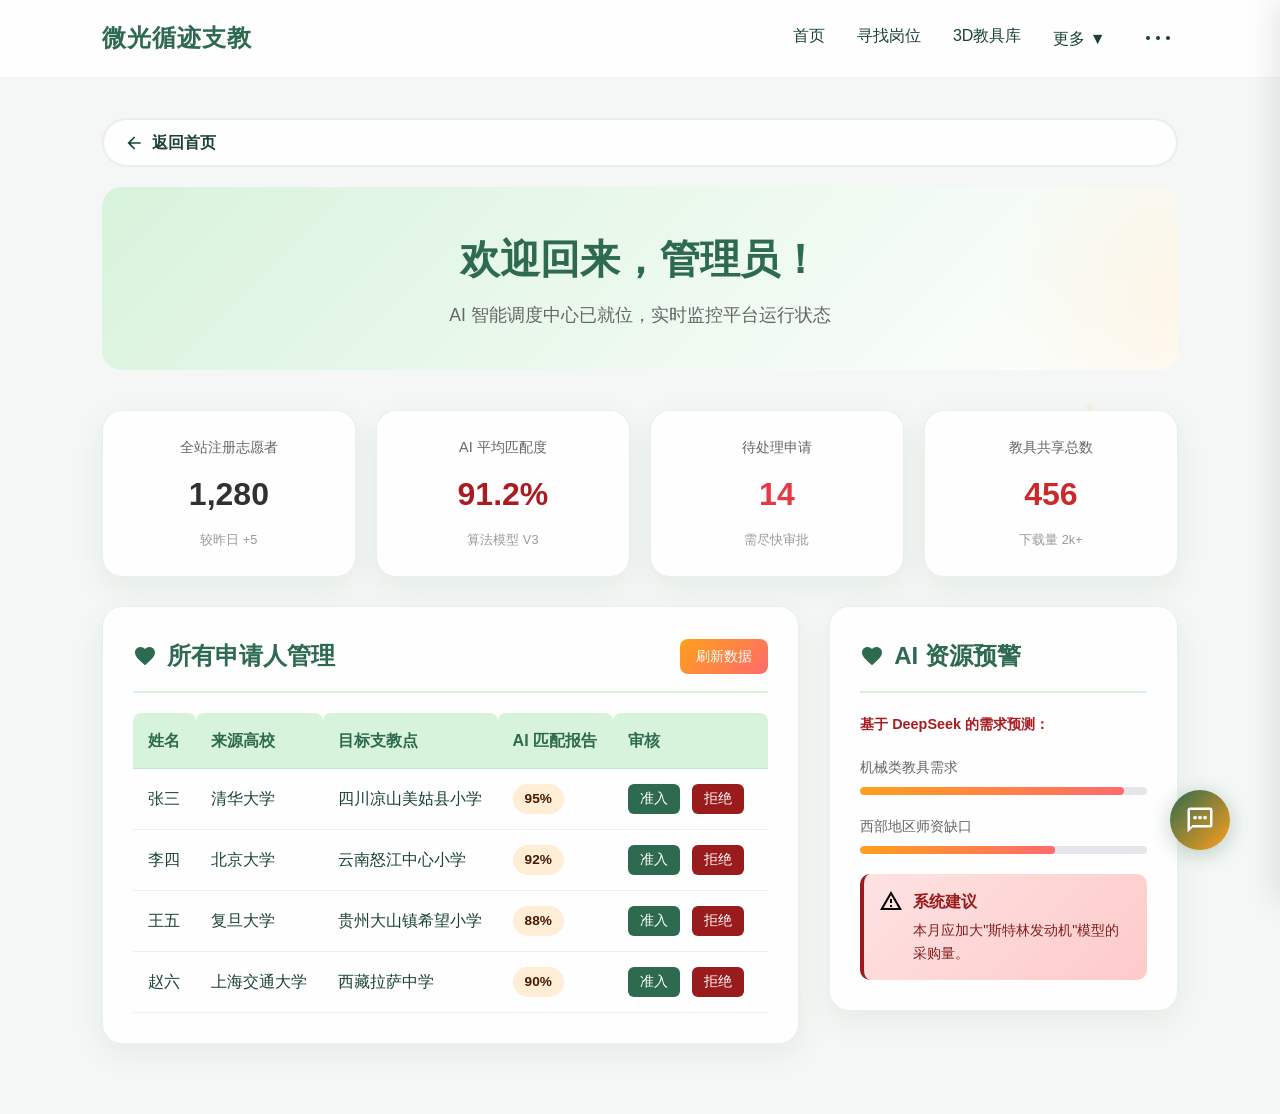
<file: frontend/admin.html>
<!DOCTYPE html>
<html lang="zh-CN">
<head>
    <meta charset="UTF-8">
    <meta name="viewport" content="width=device-width, initial-scale=1.0">
    <title>微光循迹 - 系统后台</title>
    <link rel="stylesheet" href="style.css">
    <style>
        :root {
            --primary-green: #2d6a4f;
            --accent-orange: #ff9f1c;
            --soft-green: #d8f3dc;
            --text-main: #1b4332;
            --glass: rgba(255, 255, 255, 0.85);
            --bg-light: #f4f7f5;
            --danger-red: #991b1b;
            --card-shadow: 0 10px 30px rgba(45, 106, 79, 0.08);

            --sunrise-gold: #fff7ed;
            --sunrise-amber: #ffedd5;
            --sunrise-text: #451a03;
        }

        * { margin: 0; padding: 0; box-sizing: border-box; font-family: "PingFang SC", "Microsoft YaHei", sans-serif; }

        html {
            scroll-behavior: smooth;
        }

        body {
            background: var(--bg-light);
            color: var(--text-main);
            overflow-x: hidden;
            line-height: 1.6;
            cursor: default;
        }

        .bg-glow { position: fixed; top: 0; left: 0; width: 100%; height: 100%; z-index: -1; }
        .firefly {
            position: absolute; width: 4px; height: 4px; background: var(--accent-orange);
            border-radius: 50%; filter: blur(2px); opacity: 0.3; animation: move 20s infinite linear;
        }
        @keyframes move {
            0% { transform: translate(0, 0); opacity: 0; }
            50% { opacity: 0.6; }
            100% { transform: translate(100vw, 100vh); opacity: 0; }
        }

        nav {
            display: flex; justify-content: space-between; align-items: center; padding: 1.2rem 8%;
            background: var(--glass); backdrop-filter: blur(15px); position: sticky; top: 0; z-index: 100;
            border-bottom: 1px solid rgba(45, 106, 79, 0.05);
        }
        .brand { font-size: 1.5rem; font-weight: 800; color: var(--primary-green); letter-spacing: 1px; }
        .nav-links { display: flex; align-items: center; }
        .nav-links a { text-decoration: none; color: var(--text-main); margin-left: 2rem; font-weight: 500; transition: 0.3s; }
        .nav-links a:hover { color: var(--accent-orange); }

        .container {
            max-width: 1400px;
            margin: 0 auto;
            padding: 40px 8%;
        }

        .admin-header {
            text-align: center;
            margin-bottom: 40px;
            padding: 40px 0;
            background: linear-gradient(135deg, var(--soft-green) 0%, #fff 100%);
            border-radius: 20px;
            position: relative;
            overflow: hidden;
        }

        .admin-header::before {
            content: '';
            position: absolute;
            top: -50%;
            right: -20%;
            width: 400px;
            height: 400px;
            background: radial-gradient(circle, rgba(255, 159, 28, 0.1) 0%, transparent 70%);
            border-radius: 50%;
        }

        .admin-header h1 {
            font-size: 2.5rem;
            color: var(--primary-green);
            margin-bottom: 10px;
            position: relative;
            z-index: 1;
        }

        .admin-header p {
            color: #666;
            font-size: 1.1rem;
            position: relative;
            z-index: 1;
        }

        .stats-grid {
            display: grid;
            grid-template-columns: repeat(4, 1fr);
            gap: 20px;
            margin-bottom: 30px;
        }

        .stat-card {
            background: var(--glass);
            backdrop-filter: blur(15px);
            border-radius: 20px;
            padding: 25px;
            box-shadow: var(--card-shadow);
            border: 1px solid rgba(45, 106, 79, 0.1);
            text-align: center;
            transition: all 0.3s ease;
        }

        .stat-card:hover {
            transform: translateY(-5px);
            box-shadow: 0 15px 40px rgba(45, 106, 79, 0.12);
        }

        .stat-card .label {
            font-size: 0.9rem;
            color: #666;
            margin-bottom: 10px;
        }

        .stat-card .value {
            font-size: 2rem;
            font-weight: bold;
            margin-bottom: 10px;
        }

        .stat-card .footer {
            font-size: 0.8rem;
            color: #999;
        }

        .admin-grid {
            display: grid;
            grid-template-columns: 2fr 1fr;
            gap: 30px;
        }

        .card {
            background: var(--glass);
            backdrop-filter: blur(15px);
            border-radius: 20px;
            padding: 30px;
            box-shadow: var(--card-shadow);
            border: 1px solid rgba(45, 106, 79, 0.1);
            margin-bottom: 30px;
            transition: all 0.3s ease;
        }

        .card:hover {
            transform: translateY(-5px);
            box-shadow: 0 15px 40px rgba(45, 106, 79, 0.12);
        }

        .card-header {
            display: flex;
            justify-content: space-between;
            align-items: center;
            margin-bottom: 20px;
            padding-bottom: 15px;
            border-bottom: 2px solid var(--soft-green);
        }

        .card-header h2 {
            font-size: 1.5rem;
            color: var(--primary-green);
            margin: 0;
            display: flex;
            align-items: center;
            gap: 10px;
        }

        .card-header h2 svg {
            width: 24px;
            height: 24px;
            fill: var(--primary-green);
        }

        .refresh-btn {
            padding: 8px 16px;
            background: linear-gradient(135deg, var(--accent-orange) 0%, #ff6b6b 100%);
            color: white;
            border: none;
            border-radius: 8px;
            cursor: pointer;
            font-size: 0.9rem;
            transition: all 0.3s ease;
        }

        .refresh-btn:hover {
            transform: scale(1.05);
            box-shadow: 0 4px 15px rgba(255, 159, 28, 0.3);
        }

        .app-table {
            width: 100%;
            border-collapse: collapse;
        }

        .app-table th,
        .app-table td {
            padding: 15px;
            text-align: left;
            border-bottom: 1px solid rgba(45, 106, 79, 0.1);
        }

        .app-table th {
            background: var(--soft-green);
            color: var(--primary-green);
            font-weight: 600;
            border-radius: 8px 8px 0 0;
        }

        .app-table tr:hover {
            background: rgba(216, 243, 220, 0.3);
        }

        .match-badge {
            display: inline-block;
            padding: 4px 12px;
            border-radius: 20px;
            font-size: 0.85rem;
            font-weight: 600;
            background: var(--sunrise-amber);
            color: var(--sunrise-text);
        }

        .action-btn {
            padding: 6px 12px;
            background: var(--primary-green);
            color: white;
            border: none;
            border-radius: 6px;
            cursor: pointer;
            font-size: 0.85rem;
            margin-right: 8px;
            transition: all 0.3s ease;
        }

        .action-btn:hover {
            background: #1b4332;
            transform: scale(1.05);
        }

        .action-btn.danger {
            background: var(--danger-red);
        }

        .action-btn.danger:hover {
            background: #7f1d1d;
        }

        .prediction-item {
            margin: 20px 0;
        }

        .prediction-item label {
            display: block;
            margin-bottom: 8px;
            font-size: 0.9rem;
            color: #666;
        }

        .progress-bar {
            width: 100%;
            height: 8px;
            background: #e5e7eb;
            border-radius: 4px;
            overflow: hidden;
        }

        .progress-fill {
            height: 100%;
            background: linear-gradient(90deg, var(--accent-orange) 0%, #ff6b6b 100%);
            border-radius: 4px;
            transition: width 0.5s ease;
        }

        .alert-box {
            background: linear-gradient(135deg, #fee2e2 0%, #fecaca 100%);
            border-left: 4px solid var(--danger-red);
            padding: 15px;
            border-radius: 10px;
            margin-top: 20px;
            display: flex;
            align-items: flex-start;
            gap: 10px;
        }

        .alert-box .icon {
            width: 24px;
            height: 24px;
            min-width: 24px;
            color: var(--danger-red);
        }

        .alert-box .content h4 {
            color: var(--danger-red);
            margin-bottom: 5px;
            font-size: 1rem;
        }

        .alert-box .content p {
            color: #7f1d1d;
            font-size: 0.9rem;
        }

        .back-btn {
            display: flex;
            align-items: center;
            gap: 8px;
            padding: 10px 20px;
            background: var(--glass);
            backdrop-filter: blur(15px);
            border: 2px solid rgba(45, 106, 79, 0.1);
            border-radius: 25px;
            color: var(--text-main);
            text-decoration: none;
            font-weight: 600;
            transition: all 0.3s ease;
            margin-bottom: 20px;
        }

        .back-btn:hover {
            background: var(--soft-green);
            border-color: var(--accent-orange);
            color: var(--accent-orange);
            transform: translateX(-5px);
        }

        .back-btn svg {
            width: 20px;
            height: 20px;
            fill: currentColor;
            transition: transform 0.3s ease;
        }

        .back-btn:hover svg {
            transform: translateX(-3px);
        }

        /* --- 元素浮现效果 --- */
        .fade-in-up {
            opacity: 0;
            transform: translateY(30px);
            animation: fadeInUp 0.6s ease forwards;
        }

        @keyframes fadeInUp {
            to {
                opacity: 1;
                transform: translateY(0);
            }
        }

        .fade-in-scale {
            opacity: 0;
            transform: scale(0.9);
            animation: fadeInScale 0.5s ease forwards;
        }

        @keyframes fadeInScale {
            to {
                opacity: 1;
                transform: scale(1);
            }
        }

        .fade-in-left {
            opacity: 0;
            transform: translateX(-30px);
            animation: fadeInLeft 0.5s ease forwards;
        }

        @keyframes fadeInLeft {
            to {
                opacity: 1;
                transform: translateX(0);
            }
        }

        .fade-in-right {
            opacity: 0;
            transform: translateX(30px);
            animation: fadeInRight 0.5s ease forwards;
        }

        @keyframes fadeInRight {
            to {
                opacity: 1;
                transform: translateX(0);
            }
        }

        /* 延迟类 */
        .delay-1 { animation-delay: 0.1s; }
        .delay-2 { animation-delay: 0.2s; }
        .delay-3 { animation-delay: 0.3s; }
        .delay-4 { animation-delay: 0.4s; }
        .delay-5 { animation-delay: 0.5s; }
        .delay-6 { animation-delay: 0.6s; }
        .delay-7 { animation-delay: 0.7s; }
        .delay-8 { animation-delay: 0.8s; }
        .delay-9 { animation-delay: 0.9s; }
        .delay-10 { animation-delay: 1.0s; }

        @media (max-width: 992px) {
            .stats-grid {
                grid-template-columns: repeat(2, 1fr);
            }
            .admin-grid {
                grid-template-columns: 1fr;
            }
        }

        @media (max-width: 576px) {
            .stats-grid {
                grid-template-columns: 1fr;
            }
        }
    </style>
</head>
<body>
    <div class="bg-glow">
        <div class="firefly" style="top: 15%; left: 8%;"></div>
        <div class="firefly" style="top: 45%; left: 85%;"></div>
        <div class="firefly" style="top: 75%; left: 12%;"></div>
    </div>

    <nav>
        <div class="brand">微光循迹支教</div>
        <div class="nav-links">
            <a href="index.html">首页</a>
            <a href="index.html#jobs">寻找岗位</a>
            <a href="index.html#tools">3D教具库</a>
            <div class="dropdown">
                <a href="javascript:void(0)" class="dropdown-toggle">更多 ▼</a>
                <div class="dropdown-menu">
                    <a href="#about">关于我们</a>
                    <a href="javascript:void(0)" id="aiConsult">AI咨询</a>
                    <a href="#admin">系统后台</a>
                </div>
            </div>
            <div class="menu-dots">
                <span></span>
                <span></span>
                <span></span>
                <div class="identity-menu">
                    <a href="javascript:void(0)" id="switchIdentity">切换身份</a>
                </div>
            </div>
        </div>
    </nav>

    <div class="container">
        <a href="index.html" class="back-btn fade-in-left">
            <svg viewBox="0 0 24 24"><path d="M20,11V13H8L13.5,18.5L12.08,19.92L4.16,12L12.08,4.08L13.5,5.5L8,11H20Z"/></svg>
            返回首页
        </a>

        <div class="admin-header fade-in-up delay-1">
            <h1>欢迎回来，管理员！</h1>
            <p>AI 智能调度中心已就位，实时监控平台运行状态</p>
        </div>

        <div class="stats-grid">
            <div class="stat-card fade-in-scale delay-2">
                <div class="label">全站注册志愿者</div>
                <div class="value" style="color: #303133;">1,280</div>
                <div class="footer">较昨日 +5</div>
            </div>
            <div class="stat-card fade-in-scale delay-2">
                <div class="label">AI 平均匹配度</div>
                <div class="value" style="color: #a91d22;">91.2%</div>
                <div class="footer">算法模型 V3</div>
            </div>
            <div class="stat-card fade-in-scale delay-2">
                <div class="label">待处理申请</div>
                <div class="value" style="color: #e63946;">14</div>
                <div class="footer">需尽快审批</div>
            </div>
            <div class="stat-card fade-in-scale delay-2">
                <div class="label">教具共享总数</div>
                <div class="value" style="color: #c92a2a;">456</div>
                <div class="footer">下载量 2k+</div>
            </div>
        </div>

        <div class="admin-grid">
            <div class="left-column">
                <div class="card fade-in-up delay-3">
                    <div class="card-header">
                        <h2>
                            <svg viewBox="0 0 24 24"><path d="M12,21.35L10.55,20.03C5.4,15.36 2,12.27 2,8.5C2,5.41 4.41,3 7.5,3C9.24,3 10.91,3.81 12,5.08C13.09,3.81 14.76,3 16.5,3C19.59,3 22,5.41 22,8.5C22,12.27 18.6,15.36 13.45,20.03L12,21.35Z"/></svg>
                            所有申请人管理
                        </h2>
                        <button class="refresh-btn" id="refreshData">刷新数据</button>
                    </div>
                    <table class="app-table">
                        <thead>
                            <tr>
                                <th>姓名</th>
                                <th>来源高校</th>
                                <th>目标支教点</th>
                                <th>AI 匹配报告</th>
                                <th>审核</th>
                            </tr>
                        </thead>
                        <tbody>
                            <tr>
                                <td>张三</td>
                                <td>清华大学</td>
                                <td>四川凉山美姑县小学</td>
                                <td><span class="match-badge">95%</span></td>
                                <td>
                                    <button class="action-btn">准入</button>
                                    <button class="action-btn danger">拒绝</button>
                                </td>
                            </tr>
                            <tr>
                                <td>李四</td>
                                <td>北京大学</td>
                                <td>云南怒江中心小学</td>
                                <td><span class="match-badge">92%</span></td>
                                <td>
                                    <button class="action-btn">准入</button>
                                    <button class="action-btn danger">拒绝</button>
                                </td>
                            </tr>
                            <tr>
                                <td>王五</td>
                                <td>复旦大学</td>
                                <td>贵州大山镇希望小学</td>
                                <td><span class="match-badge">88%</span></td>
                                <td>
                                    <button class="action-btn">准入</button>
                                    <button class="action-btn danger">拒绝</button>
                                </td>
                            </tr>
                            <tr>
                                <td>赵六</td>
                                <td>上海交通大学</td>
                                <td>西藏拉萨中学</td>
                                <td><span class="match-badge">90%</span></td>
                                <td>
                                    <button class="action-btn">准入</button>
                                    <button class="action-btn danger">拒绝</button>
                                </td>
                            </tr>
                        </tbody>
                    </table>
                </div>
            </div>

            <div class="right-column">
                <div class="card fade-in-right delay-4">
                    <div class="card-header">
                        <h2>
                            <svg viewBox="0 0 24 24"><path d="M12,21.35L10.55,20.03C5.4,15.36 2,12.27 2,8.5C2,5.41 4.41,3 7.5,3C9.24,3 10.91,3.81 12,5.08C13.09,3.81 14.76,3 16.5,3C19.59,3 22,5.41 22,8.5C22,12.27 18.6,15.36 13.45,20.03L12,21.35Z"/></svg>
                            AI 资源预警
                        </h2>
                    </div>
                    <p style="font-size: 0.9rem; color: #a91d22; font-weight: bold; margin-bottom: 15px;">
                        基于 DeepSeek 的需求预测：
                    </p>
                    <div class="prediction-item">
                        <label>机械类教具需求</label>
                        <div class="progress-bar">
                            <div class="progress-fill" style="width: 92%;"></div>
                        </div>
                    </div>
                    <div class="prediction-item">
                        <label>西部地区师资缺口</label>
                        <div class="progress-bar">
                            <div class="progress-fill" style="width: 68%;"></div>
                        </div>
                    </div>
                    <div class="alert-box">
                        <div class="icon">
                            <svg viewBox="0 0 24 24"><path d="M12,2L1,21H23M12,6L19.53,19H4.47M11,10V14H13V10M11,16V18H13V16"/></svg>
                        </div>
                        <div class="content">
                            <h4>系统建议</h4>
                            <p>本月应加大"斯特林发动机"模型的采购量。</p>
                        </div>
                    </div>
                </div>
            </div>
        </div>
    </div>

    <!-- 身份切换模态窗口 -->
    <div class="identity-modal" id="identityModal">
        <div class="modal-content">
            <div class="modal-header">
                <h3>切换模拟身份</h3>
                <button class="modal-close" id="modalClose">✕</button>
            </div>
            <div class="modal-body">
                <button class="identity-btn" data-identity="student">
                    <div class="identity-icon">
                        <svg viewBox="0 0 24 24"><path d="M12,11.5A2.5,2.5 0 0,1 9.5,9A2.5,2.5 0 0,1 12,6.5A2.5,2.5 0 0,1 14.5,9A2.5,2.5 0 0,1 12,11.5M12,2A7,7 0 0,0 5,9C5,14.25 12,22 12,22C12,22 19,14.25 19,9A7,7 0 0,0 12,2Z"/></svg>
                    </div>
                    <span>学生</span>
                </button>
                <button class="identity-btn" data-identity="teacher">
                    <div class="identity-icon">
                        <svg viewBox="0 0 24 24"><path d="M12,3L1,9L12,15L21,10.09V17H23V9M5,13.18V17.18L12,21L19,17.18V13.18L12,17L5,13.18Z"/></svg>
                    </div>
                    <span>老师</span>
                </button>
                <button class="identity-btn" data-identity="volunteer">
                    <div class="identity-icon">
                        <svg viewBox="0 0 24 24"><path d="M12,21.35L10.55,20.03C5.4,15.36 2,12.27 2,8.5C2,5.41 4.41,3 7.5,3C9.24,3 10.91,3.81 12,5.08C13.09,3.81 14.76,3 16.5,3C19.59,3 22,5.41 22,8.5C22,12.27 18.6,15.36 13.45,20.03L12,21.35Z"/></svg>
                    </div>
                    <span>志愿者</span>
                </button>
                <button class="identity-btn" data-identity="admin">
                    <div class="identity-icon">
                        <svg viewBox="0 0 24 24"><path d="M12,1L3,5V11C3,16.55 6.84,21.74 12,23C17.16,21.74 21,16.55 21,11V5L12,1M12,11.95L12,12.05L12,12.05L12,11.95M12,5.5L17.5,8.5L12,11.5L6.5,8.5L12,5.5M12,13.5L16.5,11V16.5L12,19L7.5,16.5V11L12,13.5Z"/></svg>
                    </div>
                    <span>管理员</span>
                </button>
            </div>
        </div>
    </div>

    <!-- AI助手 -->
    <div class="ai-assistant-btn" id="aiAssistantBtn">
        <svg viewBox="0 0 24 24">
            <path d="M20,2H4A2,2 0 0,0 2,4V22L6,18H20A2,2 0 0,0 22,16V4A2,2 0 0,0 20,2M20,16H6L4,18V4H20V16Z" fill="white"/>
            <circle cx="12" cy="10" r="1.5" fill="white"/>
            <circle cx="8" cy="10" r="1.5" fill="white"/>
            <circle cx="16" cy="10" r="1.5" fill="white"/>
        </svg>
    </div>

    <div class="ai-assistant-window" id="aiAssistantWindow">
        <div class="ai-assistant-header">
            <h3>AI 支教智能助手</h3>
            <button class="ai-assistant-close" id="aiAssistantClose">✕</button>
        </div>
        <div class="ai-assistant-content" id="aiAssistantContent">
            <div class="ai-message">
                <strong>您好！我是"筑梦"AI 助手。</strong><br><br>
                我将用智慧与热情，助您点亮乡村教育的红烛。
            </div>
        </div>
        <div class="ai-assistant-input-area">
            <input type="text" class="ai-assistant-input" id="aiAssistantInput" placeholder="输入您的问题...">
            <button class="ai-assistant-submit" id="aiAssistantSubmit">提问</button>
        </div>
    </div>

    <script src="admin.js"></script>
</body>
</html>
</file>
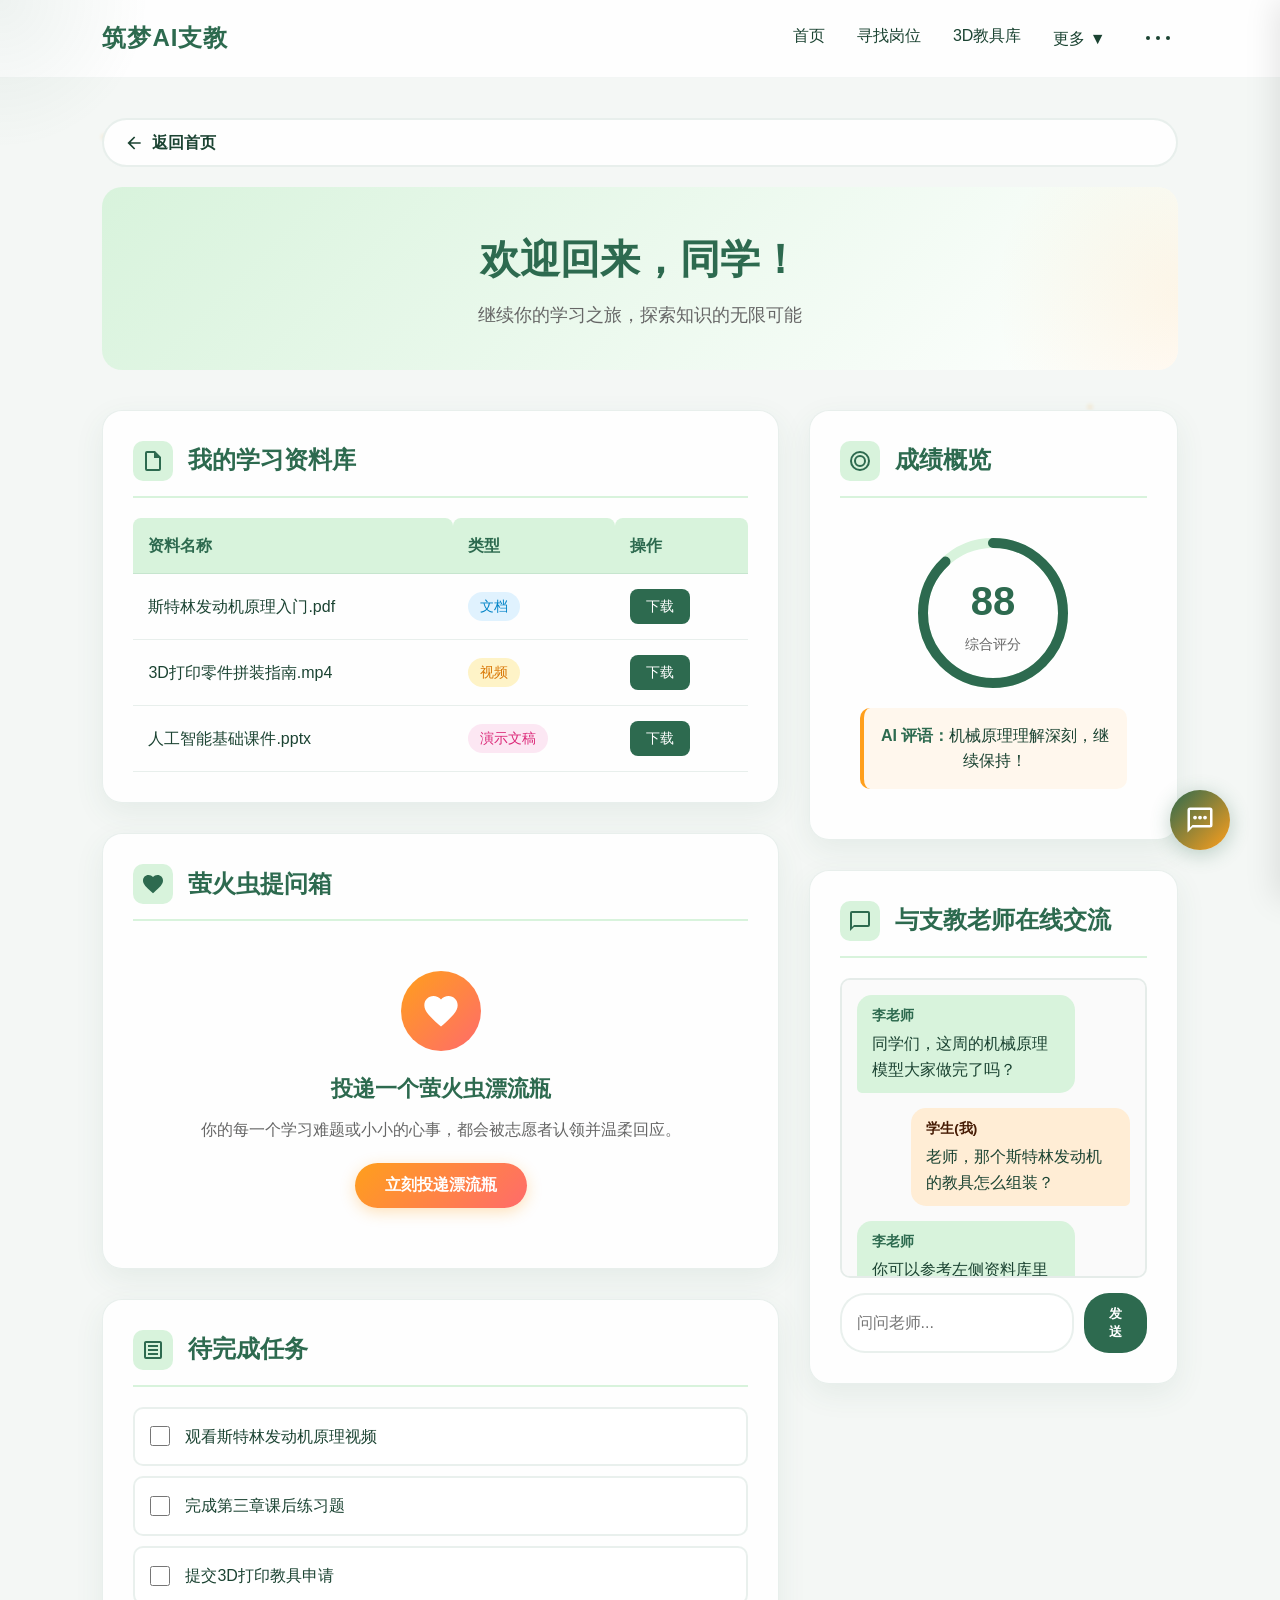
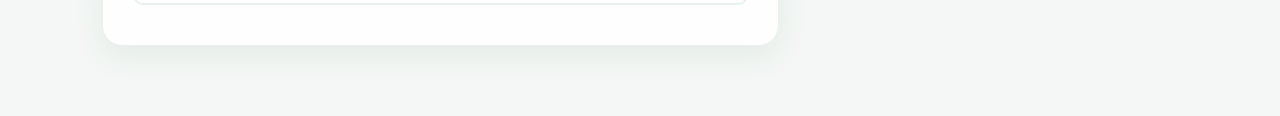
<file: frontend/learning.html>
<!DOCTYPE html>
<html lang="zh-CN">
<head>
    <meta charset="UTF-8">
    <meta name="viewport" content="width=device-width, initial-scale=1.0">
    <title>筑梦AI支教 - 学生学习端</title>
    <link rel="stylesheet" href="style.css">
    <style>
        :root {
            --primary-green: #2d6a4f;
            --accent-orange: #ff9f1c;
            --soft-green: #d8f3dc;
            --text-main: #1b4332;
            --glass: rgba(255, 255, 255, 0.85);
            --bg-light: #f4f7f5;
            --danger-red: #991b1b;
            --card-shadow: 0 10px 30px rgba(45, 106, 79, 0.08);

            --sunrise-gold: #fff7ed;
            --sunrise-amber: #ffedd5;
            --sunrise-text: #451a03;
        }

        * { margin: 0; padding: 0; box-sizing: border-box; font-family: "PingFang SC", "Microsoft YaHei", sans-serif; }

        html {
            scroll-behavior: smooth;
        }

        body {
            background: var(--bg-light);
            color: var(--text-main);
            overflow-x: hidden;
            line-height: 1.6;
            cursor: default;
        }

        .bg-glow { position: fixed; top: 0; left: 0; width: 100%; height: 100%; z-index: -1; }
        .firefly {
            position: absolute; width: 4px; height: 4px; background: var(--accent-orange);
            border-radius: 50%; filter: blur(2px); opacity: 0.3; animation: move 20s infinite linear;
        }
        @keyframes move {
            0% { transform: translate(0, 0); opacity: 0; }
            50% { opacity: 0.6; }
            100% { transform: translate(100vw, 100vh); opacity: 0; }
        }

        nav {
            display: flex; justify-content: space-between; align-items: center; padding: 1.2rem 8%;
            background: var(--glass); backdrop-filter: blur(15px); position: sticky; top: 0; z-index: 100;
            border-bottom: 1px solid rgba(45, 106, 79, 0.05);
        }
        .brand { font-size: 1.5rem; font-weight: 800; color: var(--primary-green); letter-spacing: 1px; }
        .nav-links { display: flex; align-items: center; }
        .nav-links a { text-decoration: none; color: var(--text-main); margin-left: 2rem; font-weight: 500; transition: 0.3s; }
        .nav-links a:hover { color: var(--accent-orange); }

        .container {
            max-width: 1400px;
            margin: 0 auto;
            padding: 40px 8%;
        }

        .learning-header {
            text-align: center;
            margin-bottom: 40px;
            padding: 40px 0;
            background: linear-gradient(135deg, var(--soft-green) 0%, #fff 100%);
            border-radius: 20px;
            position: relative;
            overflow: hidden;
        }

        .learning-header::before {
            content: '';
            position: absolute;
            top: -50%;
            right: -20%;
            width: 400px;
            height: 400px;
            background: radial-gradient(circle, rgba(255, 159, 28, 0.1) 0%, transparent 70%);
            border-radius: 50%;
        }

        .learning-header h1 {
            font-size: 2.5rem;
            color: var(--primary-green);
            margin-bottom: 10px;
            position: relative;
            z-index: 1;
        }

        .learning-header p {
            color: #666;
            font-size: 1.1rem;
            position: relative;
            z-index: 1;
        }

        .learning-grid {
            display: grid;
            grid-template-columns: 2fr 1fr;
            gap: 30px;
        }

        .card {
            background: var(--glass);
            backdrop-filter: blur(15px);
            border-radius: 20px;
            padding: 30px;
            box-shadow: var(--card-shadow);
            border: 1px solid rgba(45, 106, 79, 0.1);
            margin-bottom: 30px;
            transition: all 0.3s ease;
        }

        .card:hover {
            transform: translateY(-5px);
            box-shadow: 0 15px 40px rgba(45, 106, 79, 0.12);
        }

        .card-header {
            display: flex;
            align-items: center;
            margin-bottom: 20px;
            padding-bottom: 15px;
            border-bottom: 2px solid var(--soft-green);
        }

        .card-header h2 {
            font-size: 1.5rem;
            color: var(--primary-green);
            margin: 0;
        }

        .card-header .icon {
            width: 40px;
            height: 40px;
            background: var(--soft-green);
            border-radius: 10px;
            display: flex;
            align-items: center;
            justify-content: center;
            margin-right: 15px;
        }

        .card-header .icon svg {
            width: 24px;
            height: 24px;
            fill: var(--primary-green);
        }

        .materials-table {
            width: 100%;
            border-collapse: collapse;
        }

        .materials-table th,
        .materials-table td {
            padding: 15px;
            text-align: left;
            border-bottom: 1px solid rgba(45, 106, 79, 0.1);
        }

        .materials-table th {
            background: var(--soft-green);
            color: var(--primary-green);
            font-weight: 600;
            border-radius: 8px 8px 0 0;
        }

        .materials-table tr:hover {
            background: rgba(216, 243, 220, 0.3);
        }

        .type-badge {
            display: inline-block;
            padding: 4px 12px;
            border-radius: 20px;
            font-size: 0.85rem;
            font-weight: 500;
        }

        .type-doc { background: #e0f2fe; color: #0284c7; }
        .type-video { background: #fef3c7; color: #d97706; }
        .type-ppt { background: #fce7f3; color: #db2777; }

        .download-btn {
            padding: 8px 16px;
            background: var(--primary-green);
            color: white;
            border: none;
            border-radius: 8px;
            cursor: pointer;
            font-size: 0.9rem;
            transition: all 0.3s ease;
        }

        .download-btn:hover {
            background: #1b4332;
            transform: scale(1.05);
        }

        .bottle-section {
            text-align: center;
            padding: 30px;
        }

        .bottle-icon {
            width: 80px;
            height: 80px;
            background: linear-gradient(135deg, var(--accent-orange) 0%, #ff6b6b 100%);
            border-radius: 50%;
            display: flex;
            align-items: center;
            justify-content: center;
            margin: 0 auto 20px;
            animation: float 3s ease-in-out infinite;
        }

        @keyframes float {
            0%, 100% { transform: translateY(0) rotate(0deg); }
            50% { transform: translateY(-15px) rotate(5deg); }
        }

        .bottle-icon svg {
            width: 40px;
            height: 40px;
            fill: white;
        }

        .bottle-section h3 {
            color: var(--primary-green);
            margin-bottom: 10px;
            font-size: 1.4rem;
        }

        .bottle-section p {
            color: #666;
            margin-bottom: 20px;
            font-size: 1rem;
        }

        .bottle-btn {
            padding: 12px 30px;
            background: linear-gradient(135deg, var(--accent-orange) 0%, #ff6b6b 100%);
            color: white;
            border: none;
            border-radius: 25px;
            cursor: pointer;
            font-size: 1rem;
            font-weight: 600;
            transition: all 0.3s ease;
            box-shadow: 0 4px 15px rgba(255, 159, 28, 0.3);
        }

        .bottle-btn:hover {
            transform: translateY(-2px);
            box-shadow: 0 6px 20px rgba(255, 159, 28, 0.4);
        }

        .task-item {
            display: flex;
            align-items: center;
            padding: 15px;
            margin-bottom: 10px;
            background: white;
            border-radius: 10px;
            border: 2px solid rgba(45, 106, 79, 0.1);
            transition: all 0.3s ease;
        }

        .task-item:hover {
            border-color: var(--accent-orange);
            transform: translateX(5px);
        }

        .task-item input[type="checkbox"] {
            width: 20px;
            height: 20px;
            margin-right: 15px;
            cursor: pointer;
            accent-color: var(--primary-green);
        }

        .task-item.completed {
            opacity: 0.6;
            text-decoration: line-through;
        }

        .progress-container {
            text-align: center;
            padding: 20px;
        }

        .progress-circle {
            width: 150px;
            height: 150px;
            margin: 0 auto 20px;
            position: relative;
        }

        .progress-circle svg {
            width: 100%;
            height: 100%;
            transform: rotate(-90deg);
        }

        .progress-circle .bg {
            fill: none;
            stroke: var(--soft-green);
            stroke-width: 10;
        }

        .progress-circle .progress {
            fill: none;
            stroke: var(--primary-green);
            stroke-width: 10;
            stroke-linecap: round;
            stroke-dasharray: 440;
            stroke-dashoffset: 53;
            transition: stroke-dashoffset 1s ease;
        }

        .progress-score {
            position: absolute;
            top: 50%;
            left: 50%;
            transform: translate(-50%, -50%);
            text-align: center;
        }

        .progress-score .number {
            font-size: 2.5rem;
            font-weight: 800;
            color: var(--primary-green);
        }

        .progress-score .label {
            font-size: 0.9rem;
            color: #666;
        }

        .ai-comment {
            background: var(--sunrise-gold);
            padding: 15px;
            border-radius: 10px;
            border-left: 4px solid var(--accent-orange);
            margin-top: 15px;
        }

        .ai-comment strong {
            color: var(--primary-green);
        }

        .chat-container {
            height: 300px;
            overflow-y: auto;
            background: #fafafa;
            border-radius: 10px;
            padding: 15px;
            margin-bottom: 15px;
            border: 2px solid rgba(45, 106, 79, 0.1);
        }

        .chat-message {
            margin-bottom: 15px;
            padding: 10px 15px;
            border-radius: 15px;
            max-width: 80%;
            animation: fadeIn 0.3s ease;
        }

        @keyframes fadeIn {
            from { opacity: 0; transform: translateY(10px); }
            to { opacity: 1; transform: translateY(0); }
        }

        .chat-message.teacher {
            background: var(--soft-green);
            align-self: flex-start;
            border-bottom-left-radius: 5px;
        }

        .chat-message.student {
            background: var(--sunrise-amber);
            margin-left: auto;
            border-bottom-right-radius: 5px;
        }

        .chat-message .sender {
            font-weight: 600;
            font-size: 0.85rem;
            margin-bottom: 5px;
        }

        .chat-message.teacher .sender {
            color: var(--primary-green);
        }

        .chat-message.student .sender {
            color: var(--sunrise-text);
        }

        .chat-input-area {
            display: flex;
            gap: 10px;
        }

        .chat-input {
            flex: 1;
            padding: 12px 15px;
            border: 2px solid rgba(45, 106, 79, 0.1);
            border-radius: 25px;
            font-size: 1rem;
            transition: all 0.3s ease;
        }

        .chat-input:focus {
            outline: none;
            border-color: var(--accent-orange);
            box-shadow: 0 0 0 3px rgba(255, 159, 28, 0.1);
        }

        .send-btn {
            padding: 12px 25px;
            background: var(--primary-green);
            color: white;
            border: none;
            border-radius: 25px;
            cursor: pointer;
            font-weight: 600;
            transition: all 0.3s ease;
        }

        .send-btn:hover {
            background: #1b4332;
            transform: scale(1.05);
        }

        .modal {
            display: none;
            position: fixed;
            top: 0;
            left: 0;
            width: 100%;
            height: 100%;
            background: rgba(0, 0, 0, 0.5);
            backdrop-filter: blur(5px);
            z-index: 2000;
            justify-content: center;
            align-items: center;
            animation: fadeIn 0.3s ease;
        }

        .modal.active {
            display: flex;
        }

        .modal-content {
            background: white;
            border-radius: 20px;
            padding: 30px;
            max-width: 500px;
            width: 90%;
            box-shadow: 0 20px 60px rgba(45, 106, 79, 0.3);
            animation: slideUp 0.4s cubic-bezier(0.4, 0, 0.2, 1);
        }

        @keyframes slideUp {
            from {
                transform: translateY(50px);
                opacity: 0;
            }
            to {
                transform: translateY(0);
                opacity: 1;
            }
        }

        .modal-header {
            display: flex;
            justify-content: space-between;
            align-items: center;
            margin-bottom: 20px;
            padding-bottom: 15px;
            border-bottom: 2px solid var(--soft-green);
        }

        .modal-header h3 {
            color: var(--primary-green);
            margin: 0;
        }

        .form-group {
            margin-bottom: 20px;
        }

        .form-group label {
            display: block;
            margin-bottom: 8px;
            font-weight: 600;
            color: var(--text-main);
        }

        .form-group textarea {
            width: 100%;
            padding: 12px 15px;
            border: 2px solid rgba(45, 106, 79, 0.1);
            border-radius: 10px;
            font-size: 1rem;
            resize: vertical;
            min-height: 120px;
            font-family: inherit;
            transition: all 0.3s ease;
        }

        .form-group textarea:focus {
            outline: none;
            border-color: var(--accent-orange);
            box-shadow: 0 0 0 3px rgba(255, 159, 28, 0.1);
        }

        .modal-footer {
            display: flex;
            justify-content: flex-end;
            gap: 15px;
            margin-top: 25px;
        }

        .btn-cancel {
            padding: 10px 25px;
            background: #f5f5f5;
            color: #666;
            border: none;
            border-radius: 10px;
            cursor: pointer;
            font-weight: 600;
            transition: all 0.3s ease;
        }

        .btn-cancel:hover {
            background: #e0e0e0;
        }

        .btn-submit {
            padding: 10px 25px;
            background: linear-gradient(135deg, var(--accent-orange) 0%, #ff6b6b 100%);
            color: white;
            border: none;
            border-radius: 10px;
            cursor: pointer;
            font-weight: 600;
            transition: all 0.3s ease;
        }

        .btn-submit:hover {
            transform: translateY(-2px);
            box-shadow: 0 4px 15px rgba(255, 159, 28, 0.3);
        }

        .radio-group {
            display: flex;
            gap: 20px;
        }

        .radio-item {
            display: flex;
            align-items: center;
            gap: 8px;
            cursor: pointer;
        }

        .radio-item input[type="radio"] {
            width: 18px;
            height: 18px;
            accent-color: var(--primary-green);
            cursor: pointer;
        }

        .back-btn {
            display: flex;
            align-items: center;
            gap: 8px;
            padding: 10px 20px;
            background: var(--glass);
            backdrop-filter: blur(15px);
            border: 2px solid rgba(45, 106, 79, 0.1);
            border-radius: 25px;
            color: var(--text-main);
            text-decoration: none;
            font-weight: 600;
            transition: all 0.3s ease;
            margin-bottom: 20px;
        }

        .back-btn:hover {
            background: var(--soft-green);
            border-color: var(--accent-orange);
            color: var(--accent-orange);
            transform: translateX(-5px);
        }

        .back-btn svg {
            width: 20px;
            height: 20px;
            fill: currentColor;
            transition: transform 0.3s ease;
        }

        .back-btn:hover svg {
            transform: translateX(-3px);
        }

        /* --- 元素浮现效果 --- */
        .fade-in-up {
            opacity: 0;
            transform: translateY(30px);
            animation: fadeInUp 0.6s ease forwards;
        }

        @keyframes fadeInUp {
            to {
                opacity: 1;
                transform: translateY(0);
            }
        }

        .fade-in-scale {
            opacity: 0;
            transform: scale(0.9);
            animation: fadeInScale 0.5s ease forwards;
        }

        @keyframes fadeInScale {
            to {
                opacity: 1;
                transform: scale(1);
            }
        }

        .fade-in-left {
            opacity: 0;
            transform: translateX(-30px);
            animation: fadeInLeft 0.5s ease forwards;
        }

        @keyframes fadeInLeft {
            to {
                opacity: 1;
                transform: translateX(0);
            }
        }

        .fade-in-right {
            opacity: 0;
            transform: translateX(30px);
            animation: fadeInRight 0.5s ease forwards;
        }

        @keyframes fadeInRight {
            to {
                opacity: 1;
                transform: translateX(0);
            }
        }

        /* 延迟类 */
        .delay-1 { animation-delay: 0.1s; }
        .delay-2 { animation-delay: 0.2s; }
        .delay-3 { animation-delay: 0.3s; }
        .delay-4 { animation-delay: 0.4s; }
        .delay-5 { animation-delay: 0.5s; }
        .delay-6 { animation-delay: 0.6s; }
        .delay-7 { animation-delay: 0.7s; }
        .delay-8 { animation-delay: 0.8s; }
        .delay-9 { animation-delay: 0.9s; }
        .delay-10 { animation-delay: 1.0s; }

        @media (max-width: 992px) {
            .learning-grid {
                grid-template-columns: 1fr;
            }
        }
    </style>
</head>
<body>
    <div class="bg-glow">
        <div class="firefly" style="top: 15%; left: 8%;"></div>
        <div class="firefly" style="top: 45%; left: 85%;"></div>
        <div class="firefly" style="top: 75%; left: 12%;"></div>
    </div>

    <nav>
        <div class="brand">筑梦AI支教</div>
        <div class="nav-links">
            <a href="index.html">首页</a>
            <a href="index.html#jobs">寻找岗位</a>
            <a href="index.html#tools">3D教具库</a>
            <div class="dropdown">
                <a href="javascript:void(0)" class="dropdown-toggle">更多 ▼</a>
                <div class="dropdown-menu">
                    <a href="#about">关于我们</a>
                    <a href="javascript:void(0)" id="aiConsult">AI咨询</a>
                    <a href="admin.html">系统后台</a>
                </div>
            </div>
            <div class="menu-dots">
                <span></span>
                <span></span>
                <span></span>
                <div class="identity-menu">
                    <a href="javascript:void(0)" id="switchIdentity">切换身份</a>
                </div>
            </div>
        </div>
    </nav>

    <div class="container">
        <a href="index.html" class="back-btn page-transition fade-in-left">
            <svg viewBox="0 0 24 24"><path d="M20,11V13H8L13.5,18.5L12.08,19.92L4.16,12L12.08,4.08L13.5,5.5L8,11H20Z"/></svg>
            返回首页
        </a>
        <div class="learning-header fade-in-up delay-1">
            <h1>欢迎回来，同学！</h1>
            <p>继续你的学习之旅，探索知识的无限可能</p>
        </div>

        <div class="learning-grid">
            <div class="left-column">
                <div class="card fade-in-up delay-2">
                    <div class="card-header">
                        <div class="icon">
                            <svg viewBox="0 0 24 24"><path d="M14,2H6A2,2 0 0,0 4,4V20A2,2 0 0,0 6,22H18A2,2 0 0,0 20,20V8L14,2M18,20H6V4H13V9H18V20Z"/></svg>
                        </div>
                        <h2>我的学习资料库</h2>
                    </div>
                    <table class="materials-table">
                        <thead>
                            <tr>
                                <th>资料名称</th>
                                <th>类型</th>
                                <th>操作</th>
                            </tr>
                        </thead>
                        <tbody>
                            <tr>
                                <td>斯特林发动机原理入门.pdf</td>
                                <td><span class="type-badge type-doc">文档</span></td>
                                <td><button class="download-btn">下载</button></td>
                            </tr>
                            <tr>
                                <td>3D打印零件拼装指南.mp4</td>
                                <td><span class="type-badge type-video">视频</span></td>
                                <td><button class="download-btn">下载</button></td>
                            </tr>
                            <tr>
                                <td>人工智能基础课件.pptx</td>
                                <td><span class="type-badge type-ppt">演示文稿</span></td>
                                <td><button class="download-btn">下载</button></td>
                            </tr>
                        </tbody>
                    </table>
                </div>

                <div class="card fade-in-up delay-3">
                    <div class="card-header">
                        <div class="icon">
                            <svg viewBox="0 0 24 24"><path d="M12,21.35L10.55,20.03C5.4,15.36 2,12.27 2,8.5C2,5.41 4.41,3 7.5,3C9.24,3 10.91,3.81 12,5.08C13.09,3.81 14.76,3 16.5,3C19.59,3 22,5.41 22,8.5C22,12.27 18.6,15.36 13.45,20.03L12,21.35Z"/></svg>
                        </div>
                        <h2>萤火虫提问箱</h2>
                    </div>
                    <div class="bottle-section">
                        <div class="bottle-icon">
                            <svg viewBox="0 0 24 24"><path d="M12,21.35L10.55,20.03C5.4,15.36 2,12.27 2,8.5C2,5.41 4.41,3 7.5,3C9.24,3 10.91,3.81 12,5.08C13.09,3.81 14.76,3 16.5,3C19.59,3 22,5.41 22,8.5C22,12.27 18.6,15.36 13.45,20.03L12,21.35Z"/></svg>
                        </div>
                        <h3>投递一个萤火虫漂流瓶</h3>
                        <p>你的每一个学习难题或小小的心事，都会被志愿者认领并温柔回应。</p>
                        <button class="bottle-btn" id="openBottleModal">立刻投递漂流瓶</button>
                    </div>
                </div>

                <div class="card fade-in-up delay-4">
                    <div class="card-header">
                        <div class="icon">
                            <svg viewBox="0 0 24 24"><path d="M19,3H5C3.89,3 3,3.89 3,5V19A2,2 0 0,0 5,21H19A2,2 0 0,0 21,19V5C21,3.89 20.1,3 19,3M19,19H5V5H19V19M17,17H7V15H17V17M17,13H7V11H17V13M17,9H7V7H17V9Z"/></svg>
                        </div>
                        <h2>待完成任务</h2>
                    </div>
                    <div class="task-item">
                        <input type="checkbox" id="task1">
                        <label for="task1">观看斯特林发动机原理视频</label>
                    </div>
                    <div class="task-item">
                        <input type="checkbox" id="task2">
                        <label for="task2">完成第三章课后练习题</label>
                    </div>
                    <div class="task-item">
                        <input type="checkbox" id="task3">
                        <label for="task3">提交3D打印教具申请</label>
                    </div>
                </div>
            </div>

            <div class="right-column">
                <div class="card fade-in-right delay-5">
                    <div class="card-header">
                        <div class="icon">
                            <svg viewBox="0 0 24 24"><path d="M12,2A10,10 0 0,0 2,12A10,10 0 0,0 12,22A10,10 0 0,0 22,12A10,10 0 0,0 12,2M12,20A8,8 0 0,1 4,12A8,8 0 0,1 12,4A8,8 0 0,1 20,12A8,8 0 0,1 12,20M12,6A6,6 0 0,0 6,12A6,6 0 0,0 12,18A6,6 0 0,0 18,12A6,6 0 0,0 12,6M12,16A4,4 0 0,1 8,12A4,4 0 0,1 12,8A4,4 0 0,1 16,12A4,4 0 0,1 12,16Z"/></svg>
                        </div>
                        <h2>成绩概览</h2>
                    </div>
                    <div class="progress-container">
                        <div class="progress-circle">
                            <svg>
                                <circle class="bg" cx="75" cy="75" r="70"/>
                                <circle class="progress" cx="75" cy="75" r="70"/>
                            </svg>
                            <div class="progress-score">
                                <div class="number">88</div>
                                <div class="label">综合评分</div>
                            </div>
                        </div>
                        <div class="ai-comment">
                            <strong>AI 评语：</strong>机械原理理解深刻，继续保持！
                        </div>
                    </div>
                </div>

                <div class="card fade-in-right delay-6">
                    <div class="card-header">
                        <div class="icon">
                            <svg viewBox="0 0 24 24"><path d="M20,2H4A2,2 0 0,0 2,4V22L6,18H20A2,2 0 0,0 22,16V4A2,2 0 0,0 20,2M20,16H6L4,18V4H20V16Z"/></svg>
                        </div>
                        <h2>与支教老师在线交流</h2>
                    </div>
                    <div class="chat-container" id="chatContainer">
                        <div class="chat-message teacher">
                            <div class="sender">李老师</div>
                            <div>同学们，这周的机械原理模型大家做完了吗？</div>
                        </div>
                        <div class="chat-message student">
                            <div class="sender">学生(我)</div>
                            <div>老师，那个斯特林发动机的教具怎么组装？</div>
                        </div>
                        <div class="chat-message teacher">
                            <div class="sender">李老师</div>
                            <div>你可以参考左侧资料库里的"拼装指南"视频哦。</div>
                        </div>
                    </div>
                    <div class="chat-input-area">
                        <input type="text" class="chat-input" id="chatInput" placeholder="问问老师...">
                        <button class="send-btn" id="sendBtn">发送</button>
                    </div>
                </div>
            </div>
        </div>
    </div>

    <div class="modal" id="bottleModal">
        <div class="modal-content">
            <div class="modal-header">
                <h3>写下你的萤火虫愿望</h3>
                <button class="modal-close" id="closeBottleModal">✕</button>
            </div>
            <div class="form-group">
                <label>分类</label>
                <div class="radio-group">
                    <label class="radio-item">
                        <input type="radio" name="category" value="学习难题" checked>
                        学习难题
                    </label>
                    <label class="radio-item">
                        <input type="radio" name="category" value="心里话">
                        心里话
                    </label>
                </div>
            </div>
            <div class="form-group">
                <label for="bottleContent">内容</label>
                <textarea id="bottleContent" placeholder="在这里写下你想对志愿者哥哥姐姐说的话..."></textarea>
            </div>
            <div class="modal-footer">
                <button class="btn-cancel" id="cancelBottle">取消</button>
                <button class="btn-submit" id="submitBottle">投向大海</button>
            </div>
        </div>
    </div>

    <!-- 身份切换模态窗口 -->
    <div class="identity-modal" id="identityModal">
        <div class="modal-content">
            <div class="modal-header">
                <h3>切换模拟身份</h3>
                <button class="modal-close" id="modalClose">✕</button>
            </div>
            <div class="modal-body">
                <button class="identity-btn" data-identity="student">
                    <div class="identity-icon">
                        <svg viewBox="0 0 24 24"><path d="M12,11.5A2.5,2.5 0 0,1 9.5,9A2.5,2.5 0 0,1 12,6.5A2.5,2.5 0 0,1 14.5,9A2.5,2.5 0 0,1 12,11.5M12,2A7,7 0 0,0 5,9C5,14.25 12,22 12,22C12,22 19,14.25 19,9A7,7 0 0,0 12,2Z"/></svg>
                    </div>
                    <span>学生</span>
                </button>
                <button class="identity-btn" data-identity="teacher">
                    <div class="identity-icon">
                        <svg viewBox="0 0 24 24"><path d="M12,3L1,9L12,15L21,10.09V17H23V9M5,13.18V17.18L12,21L19,17.18V13.18L12,17L5,13.18Z"/></svg>
                    </div>
                    <span>老师</span>
                </button>
                <button class="identity-btn" data-identity="volunteer">
                    <div class="identity-icon">
                        <svg viewBox="0 0 24 24"><path d="M12,21.35L10.55,20.03C5.4,15.36 2,12.27 2,8.5C2,5.41 4.41,3 7.5,3C9.24,3 10.91,3.81 12,5.08C13.09,3.81 14.76,3 16.5,3C19.59,3 22,5.41 22,8.5C22,12.27 18.6,15.36 13.45,20.03L12,21.35Z"/></svg>
                    </div>
                    <span>志愿者</span>
                </button>
                <button class="identity-btn" data-identity="admin">
                    <div class="identity-icon">
                        <svg viewBox="0 0 24 24"><path d="M12,1L3,5V11C3,16.55 6.84,21.74 12,23C17.16,21.74 21,16.55 21,11V5L12,1M12,11.95L12,12.05L12,12.05L12,11.95M12,5.5L17.5,8.5L12,11.5L6.5,8.5L12,5.5M12,13.5L16.5,11V16.5L12,19L7.5,16.5V11L12,13.5Z"/></svg>
                    </div>
                    <span>管理员</span>
                </button>
            </div>
        </div>
    </div>

    <!-- AI助手 -->
    <div class="ai-assistant-btn" id="aiAssistantBtn">
        <svg viewBox="0 0 24 24">
            <path d="M20,2H4A2,2 0 0,0 2,4V22L6,18H20A2,2 0 0,0 22,16V4A2,2 0 0,0 20,2M20,16H6L4,18V4H20V16Z" fill="white"/>
            <circle cx="12" cy="10" r="1.5" fill="white"/>
            <circle cx="8" cy="10" r="1.5" fill="white"/>
            <circle cx="16" cy="10" r="1.5" fill="white"/>
        </svg>
    </div>

    <div class="ai-assistant-window" id="aiAssistantWindow">
        <div class="ai-assistant-header">
            <h3>AI 支教智能助手</h3>
            <button class="ai-assistant-close" id="aiAssistantClose">✕</button>
        </div>
        <div class="ai-assistant-content" id="aiAssistantContent">
            <div class="ai-message">
                <strong>您好！我是"筑梦"AI 助手。</strong><br><br>
                我将用智慧与热情，助您点亮乡村教育的红烛。
            </div>
        </div>
        <div class="ai-assistant-input-area">
            <input type="text" class="ai-assistant-input" id="aiAssistantInput" placeholder="输入您的问题...">
            <button class="ai-assistant-submit" id="aiAssistantSubmit">提问</button>
        </div>
    </div>

    <div class="page-transition-overlay" id="pageTransition"></div>

    <script src="learning.js"></script>
</body>
</html>
</file>
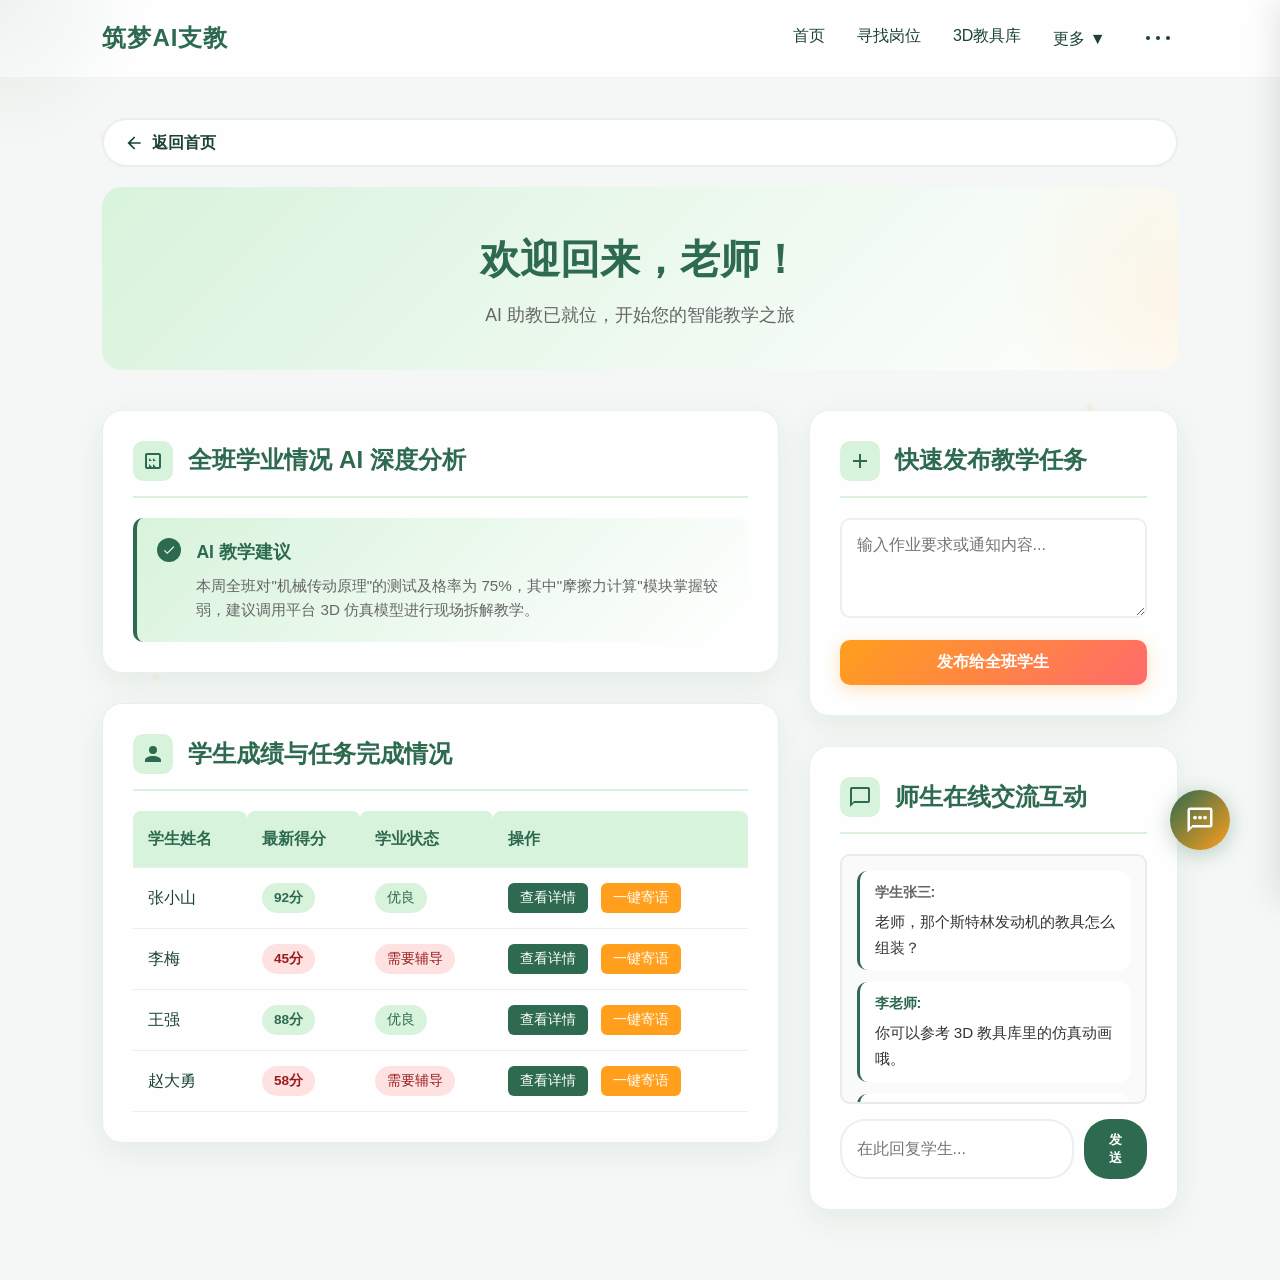
<file: frontend/teacher.html>
<!DOCTYPE html>
<html lang="zh-CN">
<head>
    <meta charset="UTF-8">
    <meta name="viewport" content="width=device-width, initial-scale=1.0">
    <title>筑梦AI支教 - 教师管理端</title>
    <link rel="stylesheet" href="style.css">
    <style>
        :root {
            --primary-green: #2d6a4f;
            --accent-orange: #ff9f1c;
            --soft-green: #d8f3dc;
            --text-main: #1b4332;
            --glass: rgba(255, 255, 255, 0.85);
            --bg-light: #f4f7f5;
            --danger-red: #991b1b;
            --card-shadow: 0 10px 30px rgba(45, 106, 79, 0.08);

            --sunrise-gold: #fff7ed;
            --sunrise-amber: #ffedd5;
            --sunrise-text: #451a03;
        }

        * { margin: 0; padding: 0; box-sizing: border-box; font-family: "PingFang SC", "Microsoft YaHei", sans-serif; }

        html {
            scroll-behavior: smooth;
        }

        body {
            background: var(--bg-light);
            color: var(--text-main);
            overflow-x: hidden;
            line-height: 1.6;
            cursor: default;
        }

        .bg-glow { position: fixed; top: 0; left: 0; width: 100%; height: 100%; z-index: -1; }
        .firefly {
            position: absolute; width: 4px; height: 4px; background: var(--accent-orange);
            border-radius: 50%; filter: blur(2px); opacity: 0.3; animation: move 20s infinite linear;
        }
        @keyframes move {
            0% { transform: translate(0, 0); opacity: 0; }
            50% { opacity: 0.6; }
            100% { transform: translate(100vw, 100vh); opacity: 0; }
        }

        nav {
            display: flex; justify-content: space-between; align-items: center; padding: 1.2rem 8%;
            background: var(--glass); backdrop-filter: blur(15px); position: sticky; top: 0; z-index: 100;
            border-bottom: 1px solid rgba(45, 106, 79, 0.05);
        }
        .brand { font-size: 1.5rem; font-weight: 800; color: var(--primary-green); letter-spacing: 1px; }
        .nav-links { display: flex; align-items: center; }
        .nav-links a { text-decoration: none; color: var(--text-main); margin-left: 2rem; font-weight: 500; transition: 0.3s; }
        .nav-links a:hover { color: var(--accent-orange); }

        .container {
            max-width: 1400px;
            margin: 0 auto;
            padding: 40px 8%;
        }

        .teacher-header {
            text-align: center;
            margin-bottom: 40px;
            padding: 40px 0;
            background: linear-gradient(135deg, var(--soft-green) 0%, #fff 100%);
            border-radius: 20px;
            position: relative;
            overflow: hidden;
        }

        .teacher-header::before {
            content: '';
            position: absolute;
            top: -50%;
            right: -20%;
            width: 400px;
            height: 400px;
            background: radial-gradient(circle, rgba(255, 159, 28, 0.1) 0%, transparent 70%);
            border-radius: 50%;
        }

        .teacher-header h1 {
            font-size: 2.5rem;
            color: var(--primary-green);
            margin-bottom: 10px;
            position: relative;
            z-index: 1;
        }

        .teacher-header p {
            color: #666;
            font-size: 1.1rem;
            position: relative;
            z-index: 1;
        }

        .teacher-grid {
            display: grid;
            grid-template-columns: 2fr 1fr;
            gap: 30px;
        }

        .card {
            background: var(--glass);
            backdrop-filter: blur(15px);
            border-radius: 20px;
            padding: 30px;
            box-shadow: var(--card-shadow);
            border: 1px solid rgba(45, 106, 79, 0.1);
            margin-bottom: 30px;
            transition: all 0.3s ease;
        }

        .card:hover {
            transform: translateY(-5px);
            box-shadow: 0 15px 40px rgba(45, 106, 79, 0.12);
        }

        .card-header {
            display: flex;
            align-items: center;
            margin-bottom: 20px;
            padding-bottom: 15px;
            border-bottom: 2px solid var(--soft-green);
        }

        .card-header h2 {
            font-size: 1.5rem;
            color: var(--primary-green);
            margin: 0;
        }

        .card-header .icon {
            width: 40px;
            height: 40px;
            background: var(--soft-green);
            border-radius: 10px;
            display: flex;
            align-items: center;
            justify-content: center;
            margin-right: 15px;
        }

        .card-header .icon svg {
            width: 24px;
            height: 24px;
            fill: var(--primary-green);
        }

        .ai-alert {
            background: linear-gradient(135deg, var(--soft-green) 0%, #fff 100%);
            border-left: 4px solid var(--primary-green);
            padding: 20px;
            border-radius: 10px;
            display: flex;
            align-items: flex-start;
            gap: 15px;
        }

        .ai-alert .alert-icon {
            width: 24px;
            height: 24px;
            min-width: 24px;
            background: var(--primary-green);
            border-radius: 50%;
            display: flex;
            align-items: center;
            justify-content: center;
        }

        .ai-alert .alert-icon svg {
            width: 14px;
            height: 14px;
            fill: white;
        }

        .ai-alert .alert-content h4 {
            color: var(--primary-green);
            margin-bottom: 8px;
            font-size: 1.1rem;
        }

        .ai-alert .alert-content p {
            color: #666;
            font-size: 0.95rem;
            line-height: 1.6;
        }

        .student-table {
            width: 100%;
            border-collapse: collapse;
            margin-top: 10px;
        }

        .student-table th,
        .student-table td {
            padding: 15px;
            text-align: left;
            border-bottom: 1px solid rgba(45, 106, 79, 0.1);
        }

        .student-table th {
            background: var(--soft-green);
            color: var(--primary-green);
            font-weight: 600;
            border-radius: 8px 8px 0 0;
        }

        .student-table tr:hover {
            background: rgba(216, 243, 220, 0.3);
        }

        .grade-badge {
            display: inline-block;
            padding: 4px 12px;
            border-radius: 20px;
            font-size: 0.85rem;
            font-weight: 600;
        }

        .grade-good { background: #d8f3dc; color: #2d6a4f; }
        .grade-bad { background: #fee2e2; color: #991b1b; }

        .status-badge {
            display: inline-block;
            padding: 4px 12px;
            border-radius: 20px;
            font-size: 0.85rem;
            font-weight: 500;
        }

        .status-excellent { background: #d8f3dc; color: #2d6a4f; }
        .status-need { background: #fee2e2; color: #991b1b; }

        .action-btn {
            padding: 6px 12px;
            background: var(--primary-green);
            color: white;
            border: none;
            border-radius: 6px;
            cursor: pointer;
            font-size: 0.85rem;
            margin-right: 8px;
            transition: all 0.3s ease;
        }

        .action-btn:hover {
            background: #1b4332;
            transform: scale(1.05);
        }

        .action-btn.secondary {
            background: var(--accent-orange);
        }

        .action-btn.secondary:hover {
            background: #e67e22;
        }

        .task-input {
            width: 100%;
            padding: 15px;
            border: 2px solid rgba(45, 106, 79, 0.1);
            border-radius: 10px;
            font-size: 1rem;
            resize: vertical;
            min-height: 100px;
            font-family: inherit;
            transition: all 0.3s ease;
            margin-bottom: 15px;
        }

        .task-input:focus {
            outline: none;
            border-color: var(--accent-orange);
            box-shadow: 0 0 0 3px rgba(255, 159, 28, 0.1);
        }

        .publish-btn {
            width: 100%;
            padding: 12px;
            background: linear-gradient(135deg, var(--accent-orange) 0%, #ff6b6b 100%);
            color: white;
            border: none;
            border-radius: 10px;
            cursor: pointer;
            font-size: 1rem;
            font-weight: 600;
            transition: all 0.3s ease;
            box-shadow: 0 4px 15px rgba(255, 159, 28, 0.3);
        }

        .publish-btn:hover {
            transform: translateY(-2px);
            box-shadow: 0 6px 20px rgba(255, 159, 28, 0.4);
        }

        .chat-container {
            height: 250px;
            overflow-y: auto;
            background: #fafafa;
            border-radius: 10px;
            padding: 15px;
            margin-bottom: 15px;
            border: 2px solid rgba(45, 106, 79, 0.1);
        }

        .chat-item {
            margin-bottom: 12px;
            padding: 10px 15px;
            border-radius: 10px;
            background: white;
            border-left: 3px solid var(--primary-green);
            animation: fadeIn 0.3s ease;
        }

        @keyframes fadeIn {
            from { opacity: 0; transform: translateY(10px); }
            to { opacity: 1; transform: translateY(0); }
        }

        .chat-item .user {
            font-weight: 600;
            font-size: 0.9rem;
            margin-bottom: 5px;
            display: block;
        }

        .chat-item .user.is-teacher {
            color: var(--primary-green);
        }

        .chat-item .user.is-student {
            color: #666;
        }

        .chat-item .text {
            color: #333;
            font-size: 0.95rem;
            line-height: 1.5;
        }

        .chat-input-area {
            display: flex;
            gap: 10px;
        }

        .chat-input {
            flex: 1;
            padding: 12px 15px;
            border: 2px solid rgba(45, 106, 79, 0.1);
            border-radius: 25px;
            font-size: 1rem;
            transition: all 0.3s ease;
        }

        .chat-input:focus {
            outline: none;
            border-color: var(--accent-orange);
            box-shadow: 0 0 0 3px rgba(255, 159, 28, 0.1);
        }

        .send-btn {
            padding: 12px 25px;
            background: var(--primary-green);
            color: white;
            border: none;
            border-radius: 25px;
            cursor: pointer;
            font-weight: 600;
            transition: all 0.3s ease;
        }

        .send-btn:hover {
            background: #1b4332;
            transform: scale(1.05);
        }

        .back-btn {
            display: flex;
            align-items: center;
            gap: 8px;
            padding: 10px 20px;
            background: var(--glass);
            backdrop-filter: blur(15px);
            border: 2px solid rgba(45, 106, 79, 0.1);
            border-radius: 25px;
            color: var(--text-main);
            text-decoration: none;
            font-weight: 600;
            transition: all 0.3s ease;
            margin-bottom: 20px;
        }

        .back-btn:hover {
            background: var(--soft-green);
            border-color: var(--accent-orange);
            color: var(--accent-orange);
            transform: translateX(-5px);
        }

        .back-btn svg {
            width: 20px;
            height: 20px;
            fill: currentColor;
            transition: transform 0.3s ease;
        }

        .back-btn:hover svg {
            transform: translateX(-3px);
        }

        /* --- 元素浮现效果 --- */
        .fade-in-up {
            opacity: 0;
            transform: translateY(30px);
            animation: fadeInUp 0.6s ease forwards;
        }

        @keyframes fadeInUp {
            to {
                opacity: 1;
                transform: translateY(0);
            }
        }

        .fade-in-scale {
            opacity: 0;
            transform: scale(0.9);
            animation: fadeInScale 0.5s ease forwards;
        }

        @keyframes fadeInScale {
            to {
                opacity: 1;
                transform: scale(1);
            }
        }

        .fade-in-left {
            opacity: 0;
            transform: translateX(-30px);
            animation: fadeInLeft 0.5s ease forwards;
        }

        @keyframes fadeInLeft {
            to {
                opacity: 1;
                transform: translateX(0);
            }
        }

        .fade-in-right {
            opacity: 0;
            transform: translateX(30px);
            animation: fadeInRight 0.5s ease forwards;
        }

        @keyframes fadeInRight {
            to {
                opacity: 1;
                transform: translateX(0);
            }
        }

        /* 延迟类 */
        .delay-1 { animation-delay: 0.1s; }
        .delay-2 { animation-delay: 0.2s; }
        .delay-3 { animation-delay: 0.3s; }
        .delay-4 { animation-delay: 0.4s; }
        .delay-5 { animation-delay: 0.5s; }
        .delay-6 { animation-delay: 0.6s; }
        .delay-7 { animation-delay: 0.7s; }
        .delay-8 { animation-delay: 0.8s; }
        .delay-9 { animation-delay: 0.9s; }
        .delay-10 { animation-delay: 1.0s; }

        @media (max-width: 992px) {
            .teacher-grid {
                grid-template-columns: 1fr;
            }
        }
    </style>
</head>
<body>
    <div class="bg-glow">
        <div class="firefly" style="top: 15%; left: 8%;"></div>
        <div class="firefly" style="top: 45%; left: 85%;"></div>
        <div class="firefly" style="top: 75%; left: 12%;"></div>
    </div>

    <nav>
        <div class="brand">筑梦AI支教</div>
        <div class="nav-links">
            <a href="index.html">首页</a>
            <a href="index.html#jobs">寻找岗位</a>
            <a href="index.html#tools">3D教具库</a>
            <div class="dropdown">
                <a href="javascript:void(0)" class="dropdown-toggle">更多 ▼</a>
                <div class="dropdown-menu">
                    <a href="#about">关于我们</a>
                    <a href="javascript:void(0)" id="aiConsult">AI咨询</a>
                    <a href="admin.html">系统后台</a>
                </div>
            </div>
            <div class="menu-dots">
                <span></span>
                <span></span>
                <span></span>
                <div class="identity-menu">
                    <a href="javascript:void(0)" id="switchIdentity">切换身份</a>
                </div>
            </div>
        </div>
    </nav>

    <div class="container">
        <a href="index.html" class="back-btn page-transition fade-in-left">
            <svg viewBox="0 0 24 24"><path d="M20,11V13H8L13.5,18.5L12.08,19.92L4.16,12L12.08,4.08L13.5,5.5L8,11H20Z"/></svg>
            返回首页
        </a>

        <div class="teacher-header fade-in-up delay-1">
            <h1>欢迎回来，老师！</h1>
            <p>AI 助教已就位，开始您的智能教学之旅</p>
        </div>

        <div class="teacher-grid">
            <div class="left-column">
                <div class="card fade-in-up delay-2">
                    <div class="card-header">
                        <div class="icon">
                            <svg viewBox="0 0 24 24"><path d="M20,18C20,19.1 19.1,20 18,20H6C4.9,20 4,19.1 4,18V6C4,4.9 4.9,4 6,4H18C19.1,4 20,4.9 20,6V18M18,6H6V18H18V6M12,9L12,12L15,12L12,9L12,12M12,15L12,18L15,18L12,15L12,18M8,9L8,12L11,12L8,9L8,12M8,15L8,18L11,18L8,15L8,18Z"/></svg>
                        </div>
                        <h2>全班学业情况 AI 深度分析</h2>
                    </div>
                    <div class="ai-alert">
                        <div class="alert-icon">
                            <svg viewBox="0 0 24 24"><path d="M9,16.17L4.83,12L3.41,13.41L9,19L21,7L19.59,5.59L9,16.17Z"/></svg>
                        </div>
                        <div class="alert-content">
                            <h4>AI 教学建议</h4>
                            <p>本周全班对"机械传动原理"的测试及格率为 75%，其中"摩擦力计算"模块掌握较弱，建议调用平台 3D 仿真模型进行现场拆解教学。</p>
                        </div>
                    </div>
                </div>

                <div class="card fade-in-up delay-3">
                    <div class="card-header">
                        <div class="icon">
                            <svg viewBox="0 0 24 24"><path d="M12,4A4,4 0 0,1 16,8A4,4 0 0,1 12,12A4,4 0 0,1 8,8A4,4 0 0,1 12,4M12,14C16.42,14 20,15.79 20,18V20H4V18C4,15.79 7.58,14 12,14Z"/></svg>
                        </div>
                        <h2>学生成绩与任务完成情况</h2>
                    </div>
                    <table class="student-table">
                        <thead>
                            <tr>
                                <th>学生姓名</th>
                                <th>最新得分</th>
                                <th>学业状态</th>
                                <th>操作</th>
                            </tr>
                        </thead>
                        <tbody>
                            <tr>
                                <td>张小山</td>
                                <td><span class="grade-badge grade-good">92分</span></td>
                                <td><span class="status-badge status-excellent">优良</span></td>
                                <td>
                                    <button class="action-btn">查看详情</button>
                                    <button class="action-btn secondary">一键寄语</button>
                                </td>
                            </tr>
                            <tr>
                                <td>李梅</td>
                                <td><span class="grade-badge grade-bad">45分</span></td>
                                <td><span class="status-badge status-need">需要辅导</span></td>
                                <td>
                                    <button class="action-btn">查看详情</button>
                                    <button class="action-btn secondary">一键寄语</button>
                                </td>
                            </tr>
                            <tr>
                                <td>王强</td>
                                <td><span class="grade-badge grade-good">88分</span></td>
                                <td><span class="status-badge status-excellent">优良</span></td>
                                <td>
                                    <button class="action-btn">查看详情</button>
                                    <button class="action-btn secondary">一键寄语</button>
                                </td>
                            </tr>
                            <tr>
                                <td>赵大勇</td>
                                <td><span class="grade-badge grade-bad">58分</span></td>
                                <td><span class="status-badge status-need">需要辅导</span></td>
                                <td>
                                    <button class="action-btn">查看详情</button>
                                    <button class="action-btn secondary">一键寄语</button>
                                </td>
                            </tr>
                        </tbody>
                    </table>
                </div>
            </div>

            <div class="right-column">
                <div class="card fade-in-right delay-4">
                    <div class="card-header">
                        <div class="icon">
                            <svg viewBox="0 0 24 24"><path d="M19,13H13V19H11V13H5V11H11V5H13V11H19V13Z"/></svg>
                        </div>
                        <h2>快速发布教学任务</h2>
                    </div>
                    <textarea class="task-input" id="taskInput" placeholder="输入作业要求或通知内容..."></textarea>
                    <button class="publish-btn" id="publishTask">发布给全班学生</button>
                </div>

                <div class="card fade-in-right delay-5">
                    <div class="card-header">
                        <div class="icon">
                            <svg viewBox="0 0 24 24"><path d="M20,2H4A2,2 0 0,0 2,4V22L6,18H20A2,2 0 0,0 22,16V4A2,2 0 0,0 20,2M20,16H6L4,18V4H20V16Z"/></svg>
                        </div>
                        <h2>师生在线交流互动</h2>
                    </div>
                    <div class="chat-container" id="chatContainer">
                        <div class="chat-item">
                            <span class="user is-student">学生张三:</span>
                            <span class="text">老师，那个斯特林发动机的教具怎么组装？</span>
                        </div>
                        <div class="chat-item">
                            <span class="user is-teacher">李老师:</span>
                            <span class="text">你可以参考 3D 教具库里的仿真动画哦。</span>
                        </div>
                        <div class="chat-item">
                            <span class="user is-student">学生李梅:</span>
                            <span class="text">老师，这周的任务我提交啦。</span>
                        </div>
                    </div>
                    <div class="chat-input-area">
                        <input type="text" class="chat-input" id="chatInput" placeholder="在此回复学生...">
                        <button class="send-btn" id="sendBtn">发送</button>
                    </div>
                </div>
            </div>
        </div>
    </div>

    <!-- 身份切换模态窗口 -->
    <div class="identity-modal" id="identityModal">
        <div class="modal-content">
            <div class="modal-header">
                <h3>切换模拟身份</h3>
                <button class="modal-close" id="modalClose">✕</button>
            </div>
            <div class="modal-body">
                <button class="identity-btn" data-identity="student">
                    <div class="identity-icon">
                        <svg viewBox="0 0 24 24"><path d="M12,11.5A2.5,2.5 0 0,1 9.5,9A2.5,2.5 0 0,1 12,6.5A2.5,2.5 0 0,1 14.5,9A2.5,2.5 0 0,1 12,11.5M12,2A7,7 0 0,0 5,9C5,14.25 12,22 12,22C12,22 19,14.25 19,9A7,7 0 0,0 12,2Z"/></svg>
                    </div>
                    <span>学生</span>
                </button>
                <button class="identity-btn" data-identity="teacher">
                    <div class="identity-icon">
                        <svg viewBox="0 0 24 24"><path d="M12,3L1,9L12,15L21,10.09V17H23V9M5,13.18V17.18L12,21L19,17.18V13.18L12,17L5,13.18Z"/></svg>
                    </div>
                    <span>老师</span>
                </button>
                <button class="identity-btn" data-identity="volunteer">
                    <div class="identity-icon">
                        <svg viewBox="0 0 24 24"><path d="M12,21.35L10.55,20.03C5.4,15.36 2,12.27 2,8.5C2,5.41 4.41,3 7.5,3C9.24,3 10.91,3.81 12,5.08C13.09,3.81 14.76,3 16.5,3C19.59,3 22,5.41 22,8.5C22,12.27 18.6,15.36 13.45,20.03L12,21.35Z"/></svg>
                    </div>
                    <span>志愿者</span>
                </button>
                <button class="identity-btn" data-identity="admin">
                    <div class="identity-icon">
                        <svg viewBox="0 0 24 24"><path d="M12,1L3,5V11C3,16.55 6.84,21.74 12,23C17.16,21.74 21,16.55 21,11V5L12,1M12,11.95L12,12.05L12,12.05L12,11.95M12,5.5L17.5,8.5L12,11.5L6.5,8.5L12,5.5M12,13.5L16.5,11V16.5L12,19L7.5,16.5V11L12,13.5Z"/></svg>
                    </div>
                    <span>管理员</span>
                </button>
            </div>
        </div>
    </div>

    <!-- AI助手 -->
    <div class="ai-assistant-btn" id="aiAssistantBtn">
        <svg viewBox="0 0 24 24">
            <path d="M20,2H4A2,2 0 0,0 2,4V22L6,18H20A2,2 0 0,0 22,16V4A2,2 0 0,0 20,2M20,16H6L4,18V4H20V16Z" fill="white"/>
            <circle cx="12" cy="10" r="1.5" fill="white"/>
            <circle cx="8" cy="10" r="1.5" fill="white"/>
            <circle cx="16" cy="10" r="1.5" fill="white"/>
        </svg>
    </div>

    <div class="ai-assistant-window" id="aiAssistantWindow">
        <div class="ai-assistant-header">
            <h3>AI 支教智能助手</h3>
            <button class="ai-assistant-close" id="aiAssistantClose">✕</button>
        </div>
        <div class="ai-assistant-content" id="aiAssistantContent">
            <div class="ai-message">
                <strong>您好！我是"筑梦"AI 助手。</strong><br><br>
                我将用智慧与热情，助您点亮乡村教育的红烛。
            </div>
        </div>
        <div class="ai-assistant-input-area">
            <input type="text" class="ai-assistant-input" id="aiAssistantInput" placeholder="输入您的问题...">
            <button class="ai-assistant-submit" id="aiAssistantSubmit">提问</button>
        </div>
    </div>

    <div class="page-transition-overlay" id="pageTransition"></div>

    <script src="teacher.js"></script>
</body>
</html>
</file>
<file: frontend/style.css>
/* --- 新增：导航栏下划线动画 --- */
.nav-links {
    display: flex;
    align-items: center;
}
.nav-links a {
    position: relative;
    padding-bottom: 5px;
}
.nav-links a::after {
    content: '';
    position: absolute;
    bottom: 0;
    left: 50%;
    width: 0;
    height: 2px;
    background: var(--accent-orange);
    transition: all 0.4s cubic-bezier(0.4, 0, 0.2, 1);
    transform: translateX(-50%);
}
.nav-links a:hover::after {
    width: 100%;
}

/* --- 下拉菜单样式 --- */
.dropdown {
    position: relative;
    display: inline-block;
}

.dropdown-toggle {
    cursor: pointer;
}

.dropdown-toggle::after {
    display: none;
}

.dropdown-menu {
    position: absolute;
    top: 100%;
    right: 0;
    background: var(--glass);
    backdrop-filter: blur(20px);
    min-width: 180px;
    border-radius: 12px;
    box-shadow: 0 10px 40px rgba(45, 106, 79, 0.15);
    padding: 10px 0;
    opacity: 0;
    visibility: hidden;
    transform: translateY(-10px);
    transition: all 0.3s cubic-bezier(0.4, 0, 0.2, 1);
    border: 1px solid rgba(45, 106, 79, 0.1);
}

.dropdown:hover .dropdown-menu {
    opacity: 1;
    visibility: visible;
    transform: translateY(10px);
}

.dropdown-menu a {
    display: block;
    padding: 12px 25px;
    color: var(--text-main);
    text-decoration: none;
    font-weight: 500;
    transition: all 0.3s ease;
    margin: 0;
}

.dropdown-menu a:hover {
    background: var(--soft-green);
    color: var(--primary-green);
    padding-left: 30px;
}

.dropdown-menu a::after {
    display: none;
}

/* --- 三个点省略号样式 --- */
.menu-dots {
    display: flex;
    flex-direction: row;
    justify-content: center;
    align-items: center;
    margin-left: 2rem;
    cursor: pointer;
    padding: 5px;
    transition: transform 0.3s ease;
    position: relative;
}

.menu-dots:hover {
    transform: scale(1.1);
}

.menu-dots span {
    width: 4px;
    height: 4px;
    background: var(--text-main);
    border-radius: 50%;
    margin: 0 3px;
    transition: all 0.3s ease;
}

.menu-dots:hover span {
    background: var(--accent-orange);
}

/* --- 身份切换菜单样式 --- */
.identity-menu {
    position: absolute;
    top: 100%;
    right: 0;
    background: var(--glass);
    backdrop-filter: blur(20px);
    min-width: 180px;
    border-radius: 12px;
    box-shadow: 0 10px 40px rgba(45, 106, 79, 0.15);
    padding: 10px 0;
    opacity: 0;
    visibility: hidden;
    transform: translateY(-10px);
    transition: all 0.3s cubic-bezier(0.4, 0, 0.2, 1);
    border: 1px solid rgba(45, 106, 79, 0.1);
    z-index: 1000;
}

.menu-dots:hover .identity-menu {
    opacity: 1;
    visibility: visible;
    transform: translateY(10px);
}

.identity-menu a {
    display: block;
    padding: 12px 25px;
    color: var(--text-main);
    text-decoration: none;
    font-weight: 500;
    transition: all 0.3s ease;
    margin: 0;
}

.identity-menu a:hover {
    background: var(--soft-green);
    color: var(--primary-green);
    padding-left: 30px;
}

.identity-menu a::after {
    display: none;
}

/* --- 身份切换模态窗口样式 --- */
.identity-modal {
    display: none;
    position: fixed;
    top: 0;
    left: 0;
    width: 100%;
    height: 100%;
    background: rgba(0, 0, 0, 0.5);
    backdrop-filter: blur(5px);
    z-index: 2000;
    justify-content: center;
    align-items: center;
    animation: fadeIn 0.3s ease;
}

.identity-modal.active {
    display: flex;
}

@keyframes fadeIn {
    from {
        opacity: 0;
    }
    to {
        opacity: 1;
    }
}

.modal-content {
    background: var(--glass);
    backdrop-filter: blur(20px);
    border-radius: 20px;
    box-shadow: 0 20px 60px rgba(45, 106, 79, 0.2);
    max-width: 500px;
    width: 90%;
    overflow: hidden;
    animation: slideUp 0.4s cubic-bezier(0.4, 0, 0.2, 1);
}

@keyframes slideUp {
    from {
        transform: translateY(50px);
        opacity: 0;
    }
    to {
        transform: translateY(0);
        opacity: 1;
    }
}

.modal-header {
    display: flex;
    justify-content: center;
    align-items: center;
    padding: 25px;
    border-bottom: 1px solid rgba(45, 106, 79, 0.1);
    position: relative;
}

.modal-header h3 {
    font-size: 1.5rem;
    color: var(--primary-green);
    margin: 0;
}

.modal-close {
    position: absolute;
    right: 20px;
    top: 50%;
    transform: translateY(-50%);
    background: transparent;
    border: none;
    font-size: 1.5rem;
    color: #888;
    cursor: pointer;
    width: 35px;
    height: 35px;
    border-radius: 50%;
    display: flex;
    align-items: center;
    justify-content: center;
    transition: all 0.3s ease;
}

.modal-close:hover {
    background: rgba(255, 159, 28, 0.1);
    color: var(--accent-orange);
    transform: translateY(-50%) rotate(90deg);
}

.modal-body {
    padding: 30px;
    display: grid;
    grid-template-columns: repeat(2, 1fr);
    gap: 20px;
}

.identity-btn {
    background: white;
    border: 2px solid rgba(45, 106, 79, 0.1);
    border-radius: 15px;
    padding: 25px 20px;
    cursor: pointer;
    transition: all 0.3s ease;
    display: flex;
    flex-direction: column;
    align-items: center;
    gap: 15px;
}

.identity-btn:hover {
    border-color: var(--accent-orange);
    transform: translateY(-5px);
    box-shadow: 0 10px 30px rgba(255, 159, 28, 0.15);
}

.identity-icon {
    width: 60px;
    height: 60px;
    background: var(--soft-green);
    border-radius: 50%;
    display: flex;
    align-items: center;
    justify-content: center;
    transition: all 0.3s ease;
}

.identity-btn:hover .identity-icon {
    background: var(--accent-orange);
}

.identity-icon svg {
    width: 30px;
    height: 30px;
    fill: var(--primary-green);
    transition: all 0.3s ease;
}

.identity-btn:hover .identity-icon svg {
    fill: white;
}

.identity-btn span {
    font-size: 1.1rem;
    font-weight: 600;
    color: var(--text-main);
    transition: all 0.3s ease;
}

.identity-btn:hover span {
    color: var(--accent-orange);
}

/* --- 志愿者申请模态窗口样式 --- */
.apply-modal {
    display: none;
    position: fixed;
    top: 0;
    left: 0;
    width: 100%;
    height: 100%;
    background: rgba(0, 0, 0, 0.5);
    backdrop-filter: blur(5px);
    z-index: 2000;
    justify-content: center;
    align-items: center;
    animation: fadeIn 0.3s ease;
}

.apply-modal.active {
    display: flex;
}

.apply-modal-content {
    background: var(--glass);
    backdrop-filter: blur(20px);
    border-radius: 20px;
    box-shadow: 0 20px 60px rgba(45, 106, 79, 0.2);
    max-width: 600px;
    width: 90%;
    overflow: hidden;
    animation: slideUp 0.4s cubic-bezier(0.4, 0, 0.2, 1);
}

.apply-modal-header {
    display: flex;
    justify-content: center;
    align-items: center;
    padding: 25px;
    border-bottom: 1px solid rgba(45, 106, 79, 0.1);
    position: relative;
}

.apply-modal-header h3 {
    font-size: 1.5rem;
    color: var(--primary-green);
    margin: 0;
}

.apply-modal-close {
    position: absolute;
    right: 20px;
    top: 50%;
    transform: translateY(-50%);
    background: transparent;
    border: none;
    font-size: 1.5rem;
    color: #888;
    cursor: pointer;
    width: 35px;
    height: 35px;
    border-radius: 50%;
    display: flex;
    align-items: center;
    justify-content: center;
    transition: all 0.3s ease;
}

.apply-modal-close:hover {
    background: rgba(255, 159, 28, 0.1);
    color: var(--accent-orange);
}

.apply-modal-body {
    padding: 30px;
}

.form-group {
    margin-bottom: 20px;
}

.form-group label {
    display: block;
    font-size: 1rem;
    font-weight: 600;
    color: var(--text-main);
    margin-bottom: 8px;
}

.required {
    color: var(--danger-red);
    margin-left: 4px;
}

.form-group input,
.form-group textarea {
    width: 100%;
    padding: 12px 15px;
    border: 2px solid rgba(45, 106, 79, 0.1);
    border-radius: 10px;
    font-size: 1rem;
    color: var(--text-main);
    background: white;
    transition: all 0.3s ease;
    font-family: inherit;
}

.form-group input:focus,
.form-group textarea:focus {
    outline: none;
    border-color: var(--accent-orange);
    box-shadow: 0 0 0 3px rgba(255, 159, 28, 0.1);
}

.form-group input::placeholder,
.form-group textarea::placeholder {
    color: #999;
}

.form-group textarea {
    resize: vertical;
    min-height: 100px;
}

.apply-modal-footer {
    display: flex;
    justify-content: flex-end;
    gap: 15px;
    padding: 20px 30px 30px;
}

.btn-cancel,
.btn-submit {
    padding: 12px 30px;
    border: none;
    border-radius: 10px;
    font-size: 1rem;
    font-weight: 600;
    cursor: pointer;
    transition: all 0.3s ease;
}

.btn-cancel {
    background: white;
    color: #666;
    border: 2px solid rgba(45, 106, 79, 0.1);
}

.btn-cancel:hover {
    background: #f5f5f5;
    color: var(--text-main);
}

.btn-submit {
    background: var(--primary-green);
    color: white;
}

.btn-submit:hover {
    background: #1b4332;
    transform: translateY(-2px);
    box-shadow: 0 5px 15px rgba(45, 106, 79, 0.3);
}

/* --- 新增：导航栏滚动透明度变化 --- */
nav {
    background: transparent; /* 初始透明 */
    backdrop-filter: none;
    transition: all 0.5s ease;
}
nav.scrolled {
    background: var(--glass);
    backdrop-filter: blur(15px);
    padding: 0.8rem 8%; /* 滚动后稍微收缩，更有动感 */
}

/* --- 新增：Hero 标题逐字/分段浮现 --- */
.hero-content > * {
    opacity: 0;
    transform: translateY(30px);
    animation: fadeInUp 1s cubic-bezier(0.22, 1, 0.36, 1) forwards;
}
.hero-main-title { animation-delay: 0.3s; }
.hero-subtitle { animation-delay: 0.6s; }
.hero-btn { animation-delay: 0.9s; }

@keyframes fadeInUp {
    to {
        opacity: 1;
        transform: translateY(0);
    }
}

/* --- 新增：滚动揭幕初始状态 --- */
.reveal {
    opacity: 0;
    transform: translateY(50px);
    transition: all 1s cubic-bezier(0.165, 0.84, 0.44, 1);
}
.reveal.active {
    opacity: 1;
    transform: translateY(0);
}

/* --- 鼠标跟随光晕效果 --- */
.cursor-glow {
    position: fixed;
    width: 300px;
    height: 300px;
    background: radial-gradient(circle, rgba(45, 106, 79, 0.08) 0%, transparent 70%);
    border-radius: 50%;
    pointer-events: none;
    z-index: 9999;
    transform: translate(-50%, -50%);
    transition: opacity 0.3s ease;
    mix-blend-mode: multiply;
}

/* 波浪动画 */
.wave-container {
    position: absolute;
    bottom: 0;
    left: 0;
    width: 100%;
    height: 150px;
    overflow: hidden;
    z-index: 0;
}
.wave {
    position: absolute;
    bottom: 0;
    left: 0;
    width: 200%;
    height: 100%;
    background: url('data:image/svg+xml;utf8,<svg xmlns="http://www.w3.org/2000/svg" viewBox="0 0 1440 320"><path fill="%23d8f3dc" fill-opacity="0.3" d="M0,192L48,197.3C96,203,192,213,288,229.3C384,245,480,267,576,250.7C672,235,768,181,864,181.3C960,181,1056,235,1152,234.7C1248,235,1344,181,1392,154.7L1440,128L1440,320L1392,320C1344,320,1248,320,1152,320C1056,320,960,320,864,320C768,320,672,320,576,320C480,320,384,320,288,320C192,320,96,320,48,320L0,320Z"></path></svg>');
    background-size: 50% 100%;
    animation: wave 15s linear infinite;
}
.wave:nth-child(2) {
    bottom: 10px;
    opacity: 0.5;
    animation: wave 12s linear infinite reverse;
}
.wave:nth-child(3) {
    bottom: 20px;
    opacity: 0.3;
    animation: wave 20s linear infinite;
}
@keyframes wave {
    0% { transform: translateX(0); }
    100% { transform: translateX(-50%); }
}

/* 数字计数动画 */
.counter {
    font-size: 3rem;
    font-weight: 800;
    color: var(--primary-green);
    display: inline-block;
}
.counter-wrapper {
    text-align: center;
    padding: 2rem;
}
.counter-label {
    font-size: 1rem;
    color: #666;
    margin-top: 0.5rem;
}

/* 悬浮粒子效果 */
.floating-particle {
    position: absolute;
    width: 6px;
    height: 6px;
    background: var(--accent-orange);
    border-radius: 50%;
    opacity: 0.4;
    animation: float 8s ease-in-out infinite;
}
@keyframes float {
    0%, 100% { transform: translateY(0) rotate(0deg); opacity: 0.4; }
    50% { transform: translateY(-30px) rotate(180deg); opacity: 0.8; }
}

/* 渐变文字效果 */
.gradient-text {
    background: linear-gradient(135deg, var(--primary-green) 0%, var(--accent-orange) 100%);
    -webkit-background-clip: text;
    -webkit-text-fill-color: transparent;
    background-clip: text;
}

/* 磁性按钮效果 */
.magnetic-btn {
    position: relative;
    transition: transform 0.3s cubic-bezier(0.165, 0.84, 0.44, 1);
}
.magnetic-btn::after {
    content: '';
    position: absolute;
    top: 50%;
    left: 50%;
    width: 0;
    height: 0;
    background: rgba(255, 255, 255, 0.2);
    border-radius: 50%;
    transform: translate(-50%, -50%);
    transition: width 0.6s, height 0.6s;
}
.magnetic-btn:hover::after {
    width: 300px;
    height: 300px;
}

/* 按钮光泽扫过效果 */
.hero-btn {
    position: relative;
    overflow: hidden;
}
.hero-btn::before {
    content: '';
    position: absolute;
    top: 0;
    left: -100%;
    width: 100%;
    height: 100%;
    background: linear-gradient(90deg, transparent, rgba(255, 255, 255, 0.3), transparent);
    transition: left 0.5s;
}
.hero-btn:hover::before {
    left: 100%;
}

/* 卡片悬浮增强效果 */
.portal-card:hover { 
    transform: translateY(-15px) scale(1.02); 
}
.job-card:hover { 
    transform: scale(1.02) translateY(-5px);
}
.tool-card:hover { 
    transform: translateY(-10px) scale(1.03);
}

/* 响应式调整 */
@media (max-width: 992px) {
    .cursor-glow { display: none; }
}

/* --- AI助手样式 --- */
.ai-assistant-btn {
    position: fixed;
    bottom: 50px;
    right: 50px;
    width: 60px;
    height: 60px;
    background: linear-gradient(135deg, var(--primary-green) 0%, var(--accent-orange) 100%);
    border-radius: 50%;
    display: flex;
    justify-content: center;
    align-items: center;
    cursor: pointer;
    box-shadow: 0 4px 20px rgba(45, 106, 79, 0.3);
    z-index: 1000;
    transition: all 0.3s ease;
    animation: pulse 2s infinite;
}

.ai-assistant-btn:hover {
    transform: scale(1.1);
    box-shadow: 0 6px 25px rgba(45, 106, 79, 0.4);
}

.ai-assistant-btn svg {
    width: 30px;
    height: 30px;
}

@keyframes pulse {
    0%, 100% { box-shadow: 0 4px 20px rgba(45, 106, 79, 0.3); }
    50% { box-shadow: 0 4px 30px rgba(45, 106, 79, 0.5); }
}

.ai-assistant-window {
    position: fixed;
    top: 0;
    right: -400px;
    width: 400px;
    height: 100vh;
    background: var(--glass);
    backdrop-filter: blur(20px);
    box-shadow: -5px 0 30px rgba(0, 0, 0, 0.1);
    z-index: 1001;
    transition: right 0.4s cubic-bezier(0.4, 0, 0.2, 1);
    display: flex;
    flex-direction: column;
}

.ai-assistant-window.active {
    right: 0;
}

.ai-assistant-header {
    padding: 20px;
    border-bottom: 1px solid rgba(45, 106, 79, 0.1);
    display: flex;
    justify-content: space-between;
    align-items: center;
    background: linear-gradient(135deg, rgba(45, 106, 79, 0.1) 0%, rgba(255, 165, 0, 0.1) 100%);
}

.ai-assistant-header h3 {
    margin: 0;
    color: var(--primary-green);
    font-size: 1.2rem;
    font-weight: 600;
}

.ai-assistant-close {
    width: 30px;
    height: 30px;
    border: none;
    background: rgba(45, 106, 79, 0.1);
    border-radius: 50%;
    cursor: pointer;
    display: flex;
    justify-content: center;
    align-items: center;
    color: var(--primary-green);
    font-size: 1.2rem;
    transition: all 0.3s ease;
}

.ai-assistant-close:hover {
    background: rgba(45, 106, 79, 0.2);
    transform: rotate(90deg);
}

.ai-assistant-content {
    flex: 1;
    padding: 20px;
    overflow-y: auto;
}

.ai-message {
    background: rgba(45, 106, 79, 0.1);
    padding: 15px;
    border-radius: 12px;
    margin-bottom: 15px;
    color: var(--text-main);
    line-height: 1.6;
    border-left: 3px solid var(--primary-green);
}

.ai-message strong {
    color: var(--primary-green);
}

.ai-assistant-input-area {
    padding: 20px;
    border-top: 1px solid rgba(45, 106, 79, 0.1);
    background: rgba(255, 255, 255, 0.5);
}

.ai-assistant-input {
    width: 100%;
    padding: 12px 15px;
    border: 1px solid rgba(45, 106, 79, 0.2);
    border-radius: 8px;
    font-size: 0.95rem;
    background: white;
    color: var(--text-main);
    transition: all 0.3s ease;
    margin-bottom: 10px;
    font-family: inherit;
}

.ai-assistant-input:focus {
    outline: none;
    border-color: var(--primary-green);
    box-shadow: 0 0 0 3px rgba(45, 106, 79, 0.1);
}

.ai-assistant-input::placeholder {
    color: #999;
}

.ai-assistant-submit {
    width: 100%;
    padding: 12px;
    background: linear-gradient(135deg, var(--primary-green) 0%, var(--accent-orange) 100%);
    color: white;
    border: none;
    border-radius: 8px;
    font-size: 1rem;
    font-weight: 600;
    cursor: pointer;
    transition: all 0.3s ease;
}

.ai-assistant-submit:hover {
    transform: translateY(-2px);
    box-shadow: 0 4px 15px rgba(45, 106, 79, 0.3);
}

.ai-assistant-submit:active {
    transform: translateY(0);
}

.ai-message.loading {
    opacity: 0.7;
}

.loading-dots::after {
    content: '...';
    animation: dots 1.5s steps(4, end) infinite;
}

@keyframes dots {
    0%, 20% {
        content: '.';
    }
    40% {
        content: '..';
    }
    60%, 100% {
        content: '...';
    }
}

/* ==================== Toast通知样式 ==================== */
.toast {
    position: fixed;
    top: 20px;
    right: 20px;
    display: flex;
    align-items: center;
    gap: 12px;
    padding: 16px 24px;
    background: var(--glass);
    backdrop-filter: blur(20px);
    border-radius: 12px;
    box-shadow: 0 10px 40px rgba(0, 0, 0, 0.15);
    z-index: 30000;
    transform: translateX(400px);
    opacity: 0;
    transition: all 0.4s cubic-bezier(0.4, 0, 0.2, 1);
    min-width: 300px;
}

.toast.show {
    transform: translateX(0);
    opacity: 1;
}

.toast-icon {
    width: 24px;
    height: 24px;
    border-radius: 50%;
    display: flex;
    align-items: center;
    justify-content: center;
    font-weight: bold;
    font-size: 14px;
    flex-shrink: 0;
}

.toast-success .toast-icon {
    background: var(--primary-green);
    color: white;
}

.toast-error .toast-icon {
    background: var(--danger-red);
    color: white;
}

.toast-warning .toast-icon {
    background: var(--accent-orange);
    color: white;
}

.toast-info .toast-icon {
    background: #3b82f6;
    color: white;
}

.toast-message {
    color: var(--text-main);
    font-size: 0.95rem;
    font-weight: 500;
}

/* ==================== 3D模型查看器样式 ==================== */
.model-viewer-modal {
    display: none;
    position: fixed;
    top: 0;
    left: 0;
    width: 100%;
    height: 100%;
    background: rgba(0, 0, 0, 0.8);
    backdrop-filter: blur(10px);
    z-index: 20000;
    justify-content: center;
    align-items: center;
    animation: fadeIn 0.3s ease;
}

.model-viewer-modal.active {
    display: flex;
}

.model-viewer-content {
    background: var(--glass);
    backdrop-filter: blur(20px);
    border-radius: 20px;
    box-shadow: 0 20px 60px rgba(0, 0, 0, 0.3);
    max-width: 1200px;
    width: 95%;
    max-height: 90vh;
    overflow: hidden;
    animation: slideUp 0.4s cubic-bezier(0.4, 0, 0.2, 1);
    display: flex;
    flex-direction: column;
}

.model-viewer-header {
    display: flex;
    justify-content: space-between;
    align-items: center;
    padding: 20px 30px;
    border-bottom: 2px solid var(--soft-green);
    background: linear-gradient(135deg, var(--soft-green) 0%, #fff 100%);
}

.model-viewer-header h3 {
    color: var(--primary-green);
    margin: 0;
    font-size: 1.5rem;
    font-weight: 700;
}

.model-viewer-close {
    background: transparent;
    border: none;
    font-size: 1.8rem;
    color: var(--text-main);
    cursor: pointer;
    width: 40px;
    height: 40px;
    border-radius: 50%;
    display: flex;
    align-items: center;
    justify-content: center;
    transition: all 0.3s ease;
}

.model-viewer-close:hover {
    background: var(--danger-red);
    color: white;
    transform: rotate(90deg);
}

.model-viewer-body {
    display: flex;
    flex: 1;
    overflow: hidden;
    flex-direction: column;
}

model-viewer {
    width: 100%;
    height: 500px;
    background: linear-gradient(135deg, #f8f9fa 0%, #e9ecef 100%);
    display: block;
    position: relative;
    border-radius: 0;
    overflow: hidden;
}

model-viewer::part(default-model) {
    background: linear-gradient(135deg, #f8f9fa 0%, #e9ecef 100%);
}

.model-viewer-info {
    background: var(--sunrise-gold);
    padding: 20px;
    border-top: 2px solid var(--soft-green);
}

.info-item {
    display: flex;
    justify-content: space-between;
    align-items: center;
    padding: 12px 0;
    border-bottom: 1px solid rgba(45, 106, 79, 0.1);
}

.info-item:last-child {
    border-bottom: none;
}

.info-label {
    font-size: 0.9rem;
    font-weight: 600;
    color: var(--text-main);
}

.info-value {
    font-size: 0.9rem;
    color: var(--primary-green);
    font-weight: 600;
}

.debug-info {
    margin-top: 10px;
    padding-top: 10px;
    border-top: 1px dashed rgba(45, 106, 79, 0.3);
}

.debug-info .info-value {
    color: #f59e0b;
    font-size: 0.85rem;
    word-break: break-all;
}

@media (max-width: 992px) {
    model-viewer {
        height: 400px;
    }
}
</file>
